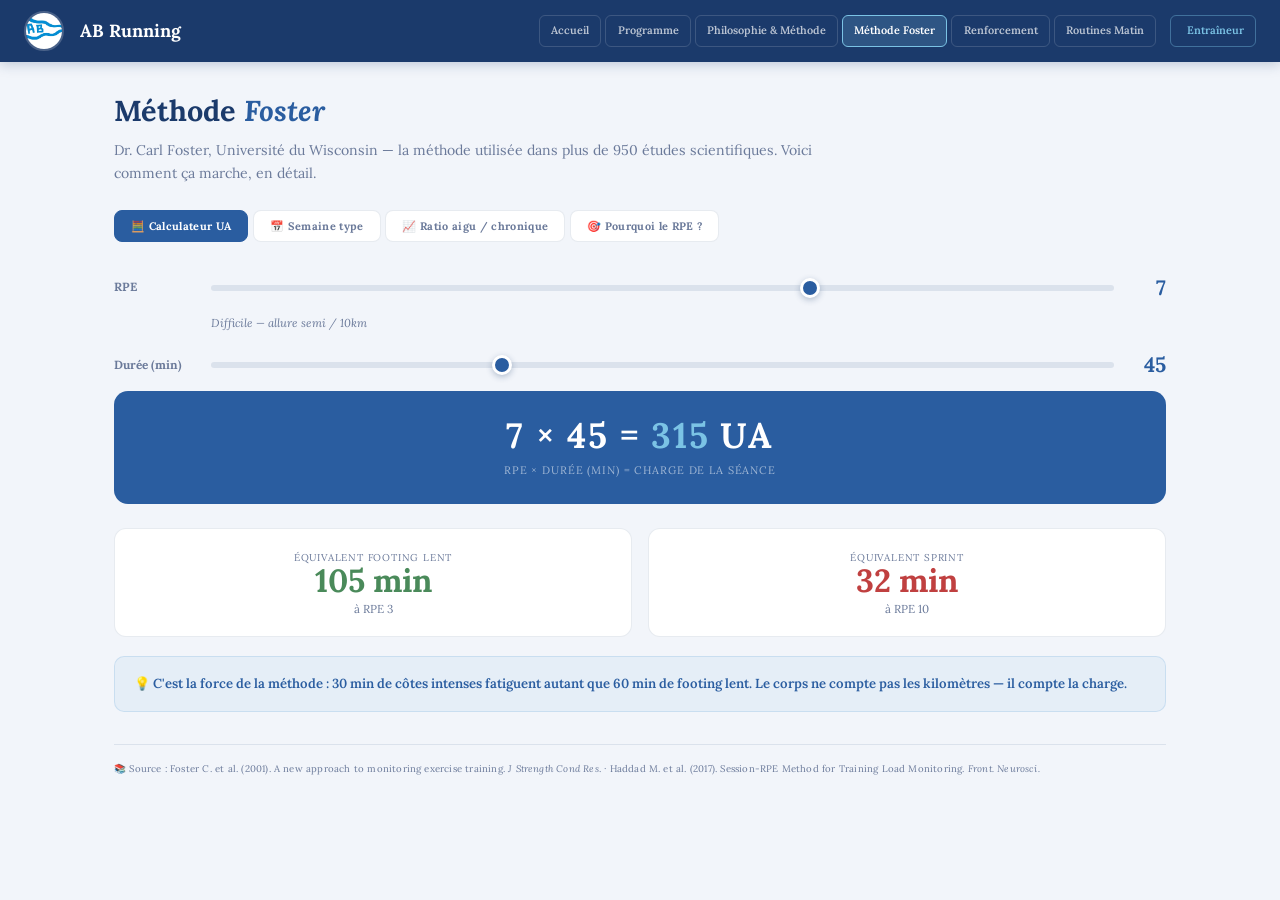
<file: foster.html>
<!DOCTYPE html>
<html lang="fr">
<head>
<meta charset="UTF-8">
<meta name="viewport" content="width=device-width, initial-scale=1.0">
<title>AB Running — Méthode Foster</title>
<link rel="preconnect" href="https://fonts.googleapis.com">
<link href="https://fonts.googleapis.com/css2?family=Lora:ital,wght@0,400;0,500;0,600;0,700;0,800;1,400;1,600&display=swap" rel="stylesheet">
<link rel="stylesheet" href="style.css">
</head>
<body>

<header>
  <img src="logo_ab.avif" alt="AB" class="logo">
  <span class="site-name">AB Running</span>
  <nav>
    <a href="index.html">Accueil</a>
    <a href="programme.html">Programme</a>
    <a href="philosophie.html">Philosophie & Méthode</a>
    <a class="active" href="foster.html">Méthode Foster</a>
    <a href="renforcement.html">Renforcement</a>
    <a href="routines.html">Routines Matin</a>
    <a href="admin.html" class="nav-coach">Entraîneur</a>
  </nav>
</header>

<div class="page" id="foster">
    <div class="sec-title">Méthode <em>Foster</em></div>
  <p class="sec-intro">Dr. Carl Foster, Université du Wisconsin — la méthode utilisée dans plus de 950 études scientifiques. Voici comment ça marche, en détail.</p>

  <div class="foster-tabs">
    <button class="foster-tab active" onclick="fosterTab('calc',this)">🧮 Calculateur UA</button>
    <button class="foster-tab" onclick="fosterTab('week',this)">📅 Semaine type</button>
    <button class="foster-tab" onclick="fosterTab('acwr',this)">📈 Ratio aigu / chronique</button>
    <button class="foster-tab" onclick="fosterTab('why',this)">🎯 Pourquoi le RPE ?</button>
  </div>

  <!-- ═══ ONGLET 1 : CALCULATEUR ═══ -->
  <div class="foster-panel active" id="fp-calc">

    <div class="foster-slider-row">
      <span class="foster-slider-label">RPE</span>
      <input type="range" min="1" max="10" value="7" step="1" class="foster-slider" id="f-rpe-slider" oninput="fosterCalc()">
      <span class="foster-slider-val" id="f-rpe-v">7</span>
    </div>
    <div class="foster-zone-label" id="f-rpe-zone">Difficile — allure semi / 10km</div>

    <div class="foster-slider-row">
      <span class="foster-slider-label">Durée (min)</span>
      <input type="range" min="10" max="120" value="45" step="5" class="foster-slider" id="f-dur-slider" oninput="fosterCalc()">
      <span class="foster-slider-val" id="f-dur-v">45</span>
    </div>

    <div class="foster-formula">
      <div class="foster-formula-main"><span id="fc-rpe">7</span> × <span id="fc-dur">45</span> = <span class="foster-highlight" id="fc-ua">315</span> UA</div>
      <div class="foster-formula-sub">RPE × DURÉE (MIN) = CHARGE DE LA SÉANCE</div>
    </div>

    <div class="foster-equiv-grid">
      <div class="foster-equiv">
        <div class="foster-equiv-label">Équivalent footing lent</div>
        <div class="foster-equiv-val" id="fc-easy" style="color:var(--mousse)">105 min</div>
        <div class="foster-equiv-note">à RPE 3</div>
      </div>
      <div class="foster-equiv">
        <div class="foster-equiv-label">Équivalent sprint</div>
        <div class="foster-equiv-val" id="fc-hard" style="color:var(--rouge)">32 min</div>
        <div class="foster-equiv-note">à RPE 10</div>
      </div>
    </div>

    <div class="foster-insight">
      💡 C'est la force de la méthode : 30 min de côtes intenses fatiguent autant que 60 min de footing lent. Le corps ne compte pas les kilomètres — il compte la charge.
    </div>
  </div>

  <!-- ═══ ONGLET 2 : SEMAINE TYPE ═══ -->
  <div class="foster-panel" id="fp-week">

    <p style="font-size:.84rem;color:var(--muted);line-height:1.8;margin-bottom:1.2rem">
      Exemple d'une semaine d'entraînement avec deux séances, le mardi et le jeudi. Les jours de repos (UA = 0) font baisser la <strong style="color:var(--text)">monotonie</strong> — c'est voulu. Une monotonie trop haute (> 2.0) signifie que les séances se ressemblent trop : le corps ne récupère pas.
    </p>

    <div class="foster-week" style="margin-bottom:0">
      <span></span>
      <span class="foster-day-hdr">Lun</span>
      <span class="foster-day-hdr">Mar</span>
      <span class="foster-day-hdr">Mer</span>
      <span class="foster-day-hdr">Jeu</span>
      <span class="foster-day-hdr">Ven</span>
      <span class="foster-day-hdr">Sam</span>
      <span class="foster-day-hdr">Dim</span>
      <span></span>
    </div>
    <div id="f-week-display"></div>

    <div class="foster-metrics" id="f-week-metrics"></div>
    <div id="f-week-insight"></div>

    <div class="foster-preset-btns">
      <button class="foster-preset" onclick="fosterWeek('normal')">✅ Semaine normale</button>
      <button class="foster-preset" onclick="fosterWeek('decharge')">🟢 Décharge</button>
      <button class="foster-preset" onclick="fosterWeek('overload')">🔴 Surcharge (danger)</button>
    </div>

    <div class="foster-text-block">
      <div class="foster-text-title">📐 Les 3 indicateurs du coach</div>
      <div class="foster-text-body">
        <strong style="color:var(--blue)">Charge totale</strong> — la somme des UA de la semaine. Une progression de 10-15% max par semaine est visée, avec des semaines de décharge régulières.<br><br>
        <strong style="color:var(--blue)">Monotonie</strong> — mesure la variabilité des charges sur la semaine (moyenne ÷ écart-type). Une monotonie > 2.0 = danger : les séances sont trop similaires, le corps s'use sans récupérer. C'est pour ça qu'on alterne jours de repos et jours d'effort.<br><br>
        <strong style="color:var(--blue)">Strain</strong> — charge × monotonie. Le Strain reflète la contrainte réelle sur l'organisme. Les travaux de Foster ont montré que 89% des maladies et blessures chez les athlètes s'expliquent par un pic de Strain dans les 10 jours précédents.
      </div>
    </div>
  </div>

  <!-- ═══ ONGLET 3 : ACWR ═══ -->
  <div class="foster-panel" id="fp-acwr">

    <p style="font-size:.84rem;color:var(--muted);line-height:1.8;margin-bottom:1.2rem">
      Le <strong style="color:var(--text)">ratio aigu / chronique (ACWR)</strong> compare la charge de cette semaine à la moyenne des 4 dernières. C'est l'outil qui justifie les semaines de décharge et la règle des +15% max.
    </p>

    <div class="foster-slider-row">
      <span class="foster-slider-label">Cette semaine</span>
      <input type="range" min="200" max="1200" value="750" step="50" class="foster-slider" id="f-acute-slider" oninput="fosterACWR()">
      <span class="foster-slider-val" id="f-acute-v">750</span>
    </div>
    <div class="foster-slider-row">
      <span class="foster-slider-label">Moy. 4 sem.</span>
      <input type="range" min="200" max="1200" value="700" step="50" class="foster-slider" id="f-chronic-slider" oninput="fosterACWR()">
      <span class="foster-slider-val" id="f-chronic-v">700</span>
    </div>

    <div class="foster-formula">
      <div class="foster-formula-main">ACWR = <span id="fa-acute">750</span> ÷ <span id="fa-chronic">700</span> = <span class="foster-highlight" id="fa-ratio">1.07</span></div>
      <div class="foster-formula-sub">CHARGE SEMAINE ÷ MOYENNE 4 SEMAINES</div>
    </div>

    <div style="position:relative">
      <div class="foster-acwr-bar">
        <div class="foster-acwr-zone" style="left:0;width:25%;background:rgba(122,174,224,.25)"></div>
        <div class="foster-acwr-zone" style="left:25%;width:31%;background:rgba(74,138,90,.2)"></div>
        <div class="foster-acwr-zone" style="left:56%;width:13%;background:rgba(212,137,58,.2)"></div>
        <div class="foster-acwr-zone" style="left:69%;width:31%;background:rgba(192,64,64,.2)"></div>
        <div class="foster-acwr-marker" id="f-acwr-marker" style="left:42%"></div>
      </div>
      <div class="foster-acwr-labels">
        <span>0.4</span><span>0.8</span><span>1.0</span><span>1.3</span><span>1.5</span><span>2.0</span>
      </div>
    </div>

    <div id="f-acwr-insight" class="foster-insight success" style="margin-top:1rem">
      ✅ Zone optimale : progression maîtrisée, risque de blessure faible.
    </div>

    <div class="foster-text-block">
      <div class="foster-text-title">🔑 Comment lire le ratio</div>
      <div class="foster-text-body">
        <strong style="color:var(--light)">< 0.8</strong> — Désentraînement. Vous en faites moins que d'habitude. Risque de perte de condition physique.<br>
        <strong style="color:var(--mousse)">0.8 – 1.3</strong> — Zone optimale. Le corps s'adapte, vous progressez en sécurité.<br>
        <strong style="color:#b56a10">1.3 – 1.5</strong> — Attention. L'augmentation est rapide. On surveille les signaux de fatigue.<br>
        <strong style="color:var(--rouge)">1.5+</strong> — Danger. Pic de charge brutal. Risque de blessure multiplié. C'est exactement ce qu'on évite avec les semaines de décharge.
      </div>
    </div>
  </div>

  <!-- ═══ ONGLET 4 : POURQUOI LE RPE ═══ -->
  <div class="foster-panel" id="fp-why">

    <p style="font-size:.84rem;color:var(--muted);line-height:1.8;margin-bottom:1.2rem">
      Pourquoi on ne sépare pas le groupe par la vitesse — et pourquoi le ressenti est le meilleur outil pour <strong style="color:var(--text)">tous les niveaux</strong>.
    </p>

    <div style="margin-bottom:1.5rem">
      <div class="foster-rpe-zone"><div class="foster-rpe-dot" style="background:#4a8a5a"></div><div class="foster-rpe-num">1-2</div><div class="foster-rpe-desc"><strong style="color:var(--text)">Très facile</strong> — Récupération active. "Je pourrais faire ça toute la journée."</div></div>
      <div class="foster-rpe-zone"><div class="foster-rpe-dot" style="background:#5dca85"></div><div class="foster-rpe-num">3-4</div><div class="foster-rpe-desc"><strong style="color:var(--text)">Facile</strong> — Endurance fondamentale. Conversation totalement fluide.</div></div>
      <div class="foster-rpe-zone"><div class="foster-rpe-dot" style="background:#efac27"></div><div class="foster-rpe-num">5-6</div><div class="foster-rpe-desc"><strong style="color:var(--text)">Modéré</strong> — Allure marathon. On travaille mais on gère.</div></div>
      <div class="foster-rpe-zone"><div class="foster-rpe-dot" style="background:#e07030"></div><div class="foster-rpe-num">7-8</div><div class="foster-rpe-desc"><strong style="color:var(--text)">Difficile</strong> — Allure semi / 10km. La parole est brève.</div></div>
      <div class="foster-rpe-zone"><div class="foster-rpe-dot" style="background:#c03030"></div><div class="foster-rpe-num">9-10</div><div class="foster-rpe-desc"><strong style="color:var(--text)">Très difficile</strong> — Allure 5km / sprint. On ne tient plus longtemps.</div></div>
    </div>

    <div class="foster-vs">
      <div class="foster-vs-card">
        <div class="foster-vs-speed">10 km/h</div>
        <div class="foster-vs-rpe">RPE 7/10</div>
        <div class="foster-vs-who">Coureur débutant</div>
      </div>
      <div class="foster-vs-card">
        <div class="foster-vs-speed">16 km/h</div>
        <div class="foster-vs-rpe">RPE 7/10</div>
        <div class="foster-vs-who">Coureur confirmé</div>
      </div>
    </div>

    <div class="foster-insight">
      🤝 Même effort perçu, même zone de travail, même séance. Le RPE réunit le groupe par l'intensité ressentie, pas par la vitesse. C'est ça, courir au feeling.
    </div>

    <div class="foster-text-block">
      <div class="foster-text-title">⏱ Le moment clé : 30 minutes après</div>
      <div class="foster-text-body">
        Le RPE se donne <strong style="color:var(--text)">30 minutes après la fin de la séance</strong>. Pourquoi ? Juste après l'effort, on surestime souvent à cause de la fatigue du dernier exercice. À 30 minutes, le corps a eu le temps d'intégrer la séance dans sa globalité — c'est la note la plus fiable. C'est le protocole exact validé par la recherche.
      </div>
    </div>

    <div class="foster-text-block">
      <div class="foster-text-title">🧠 Ce que le RPE capte et que la montre ne voit pas</div>
      <div class="foster-text-body">
        Stress au travail, manque de sommeil, cycle hormonal, chaleur, altitude, alimentation — <strong style="color:var(--text)">tout cela influence votre capacité du jour</strong>. Votre montre GPS et votre cardio ne le savent pas. Votre corps, oui.<br><br>
        Le RPE est le seul indicateur qui intègre <strong style="color:var(--text)">tous ces facteurs en un seul chiffre</strong>. C'est pour ça qu'il est utilisé par les équipes professionnelles dans tous les sports — du football aux sports de combat, en passant par l'athlétisme.
      </div>
    </div>

    <div class="foster-text-block">
      <div class="foster-text-title">🔬 Validé par la science</div>
      <div class="foster-text-body">
        La méthode session-RPE a été proposée par le Dr. Carl Foster de l'Université du Wisconsin-La Crosse en 2001. Depuis, plus de 950 études l'ont citée et 36 ont validé sa fiabilité — chez les hommes et les femmes, chez les enfants, les adolescents et les adultes, à tous les niveaux de pratique. Elle peut être utilisée seule pour surveiller la charge d'entraînement.
      </div>
    </div>
  </div>

  <div class="foster-source">
    📚 Source : Foster C. et al. (2001). A new approach to monitoring exercise training. <em>J Strength Cond Res</em>. · Haddad M. et al. (2017). Session-RPE Method for Training Load Monitoring. <em>Front. Neurosci.</em>
  </div>
</div>

<script src="data.js"></script>
<script src="main.js"></script>
</body>
</html>
</file>
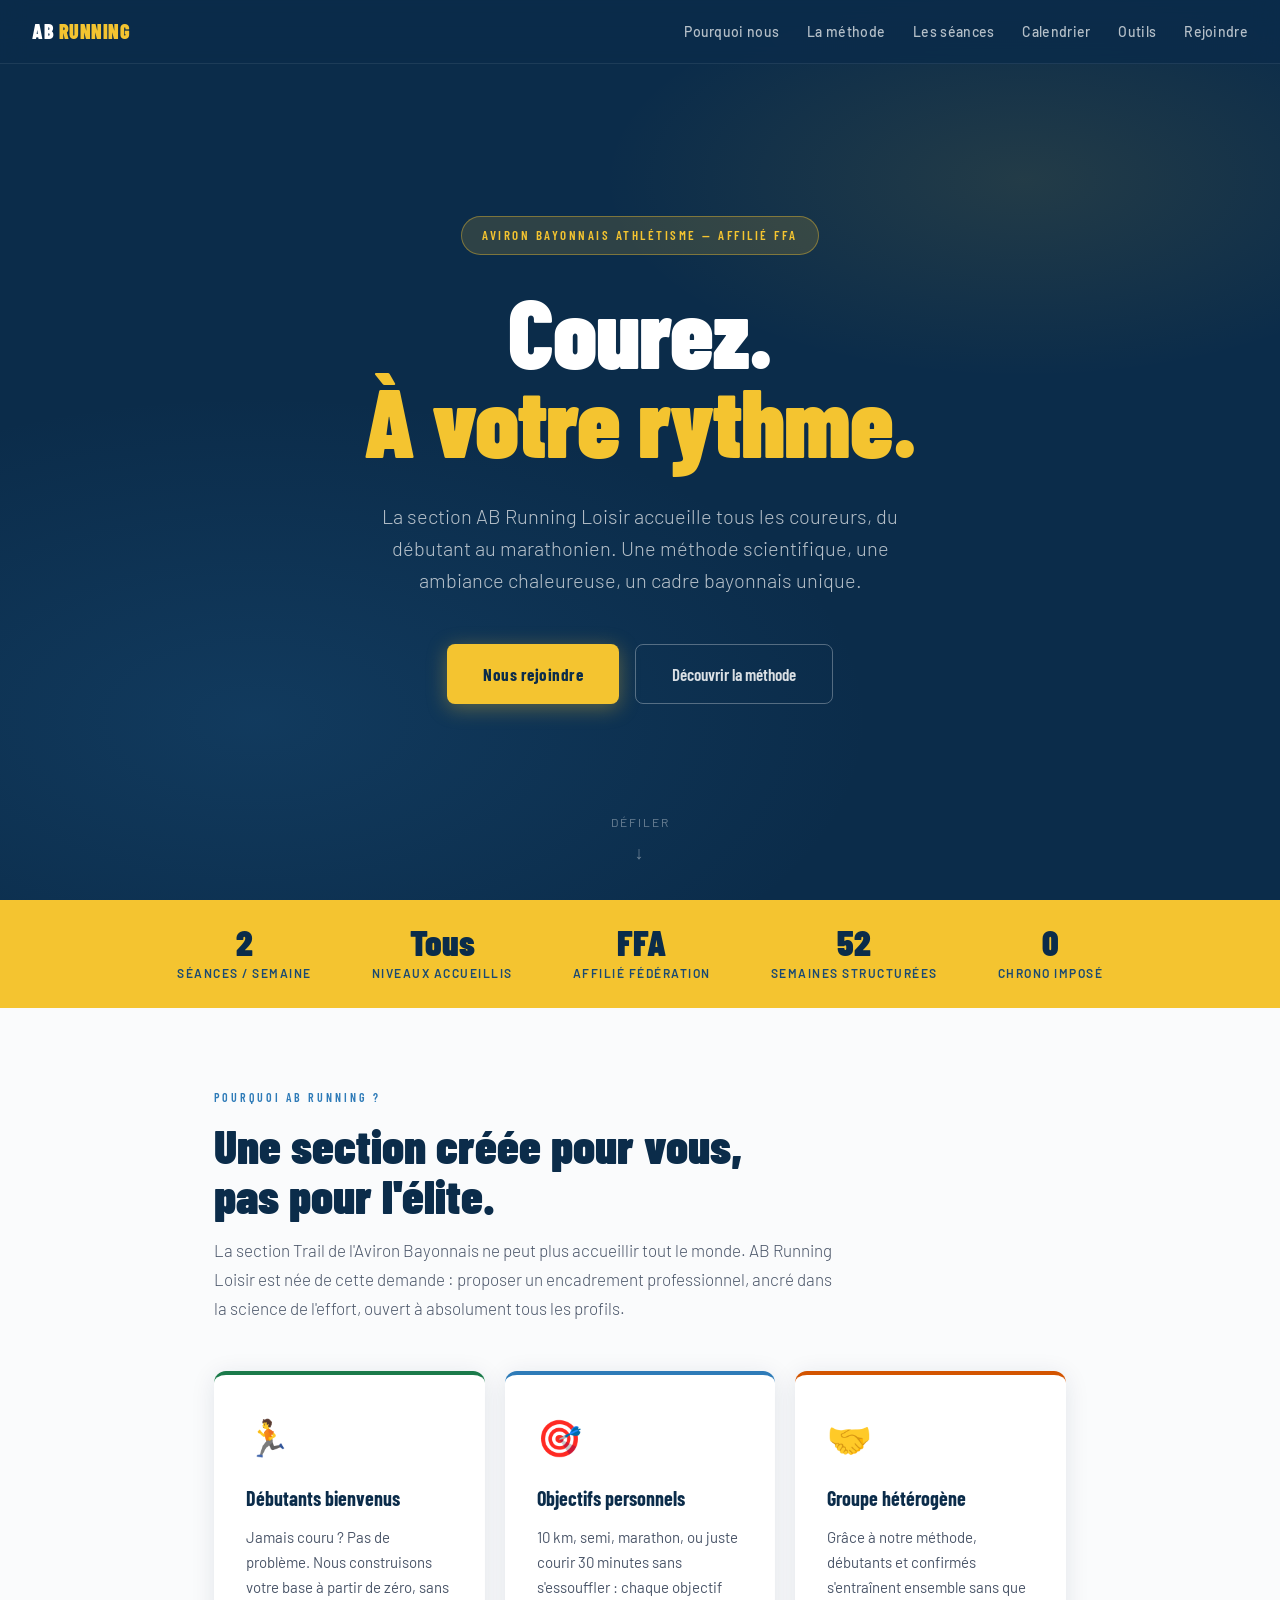
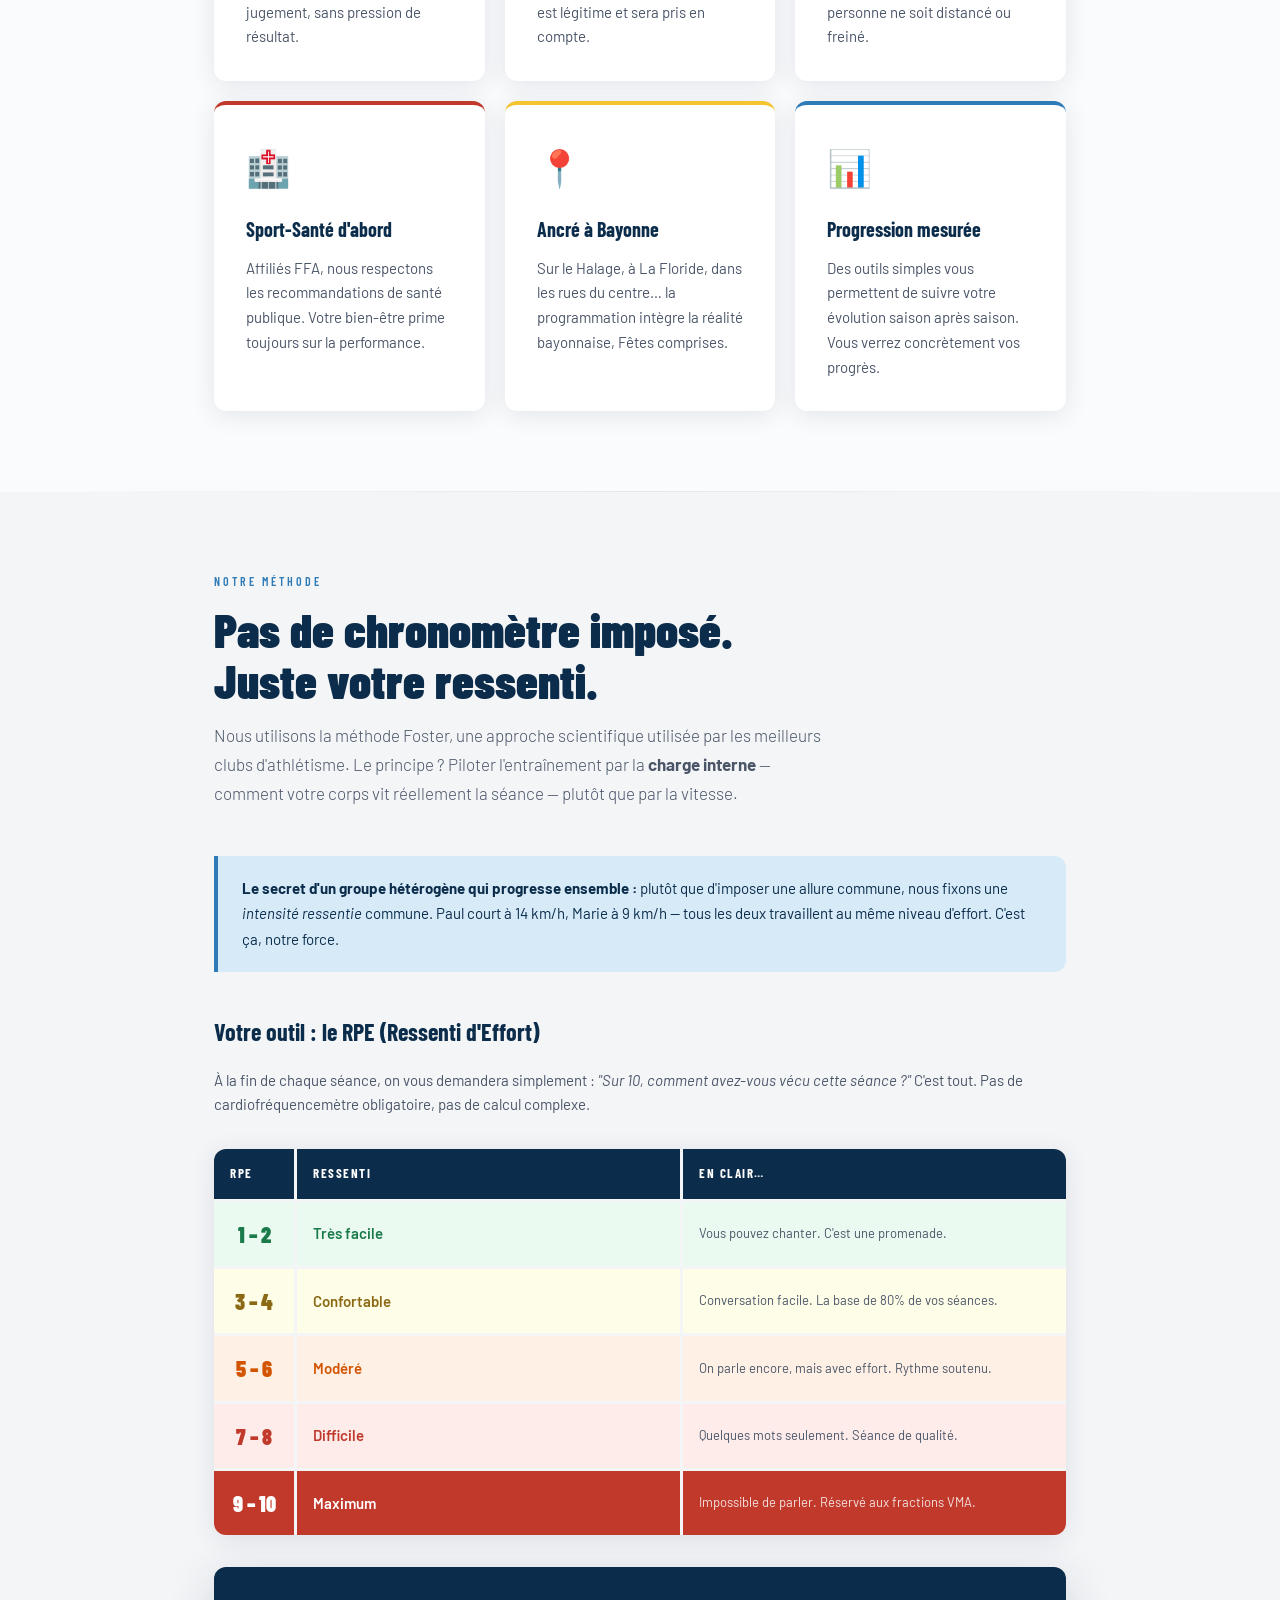
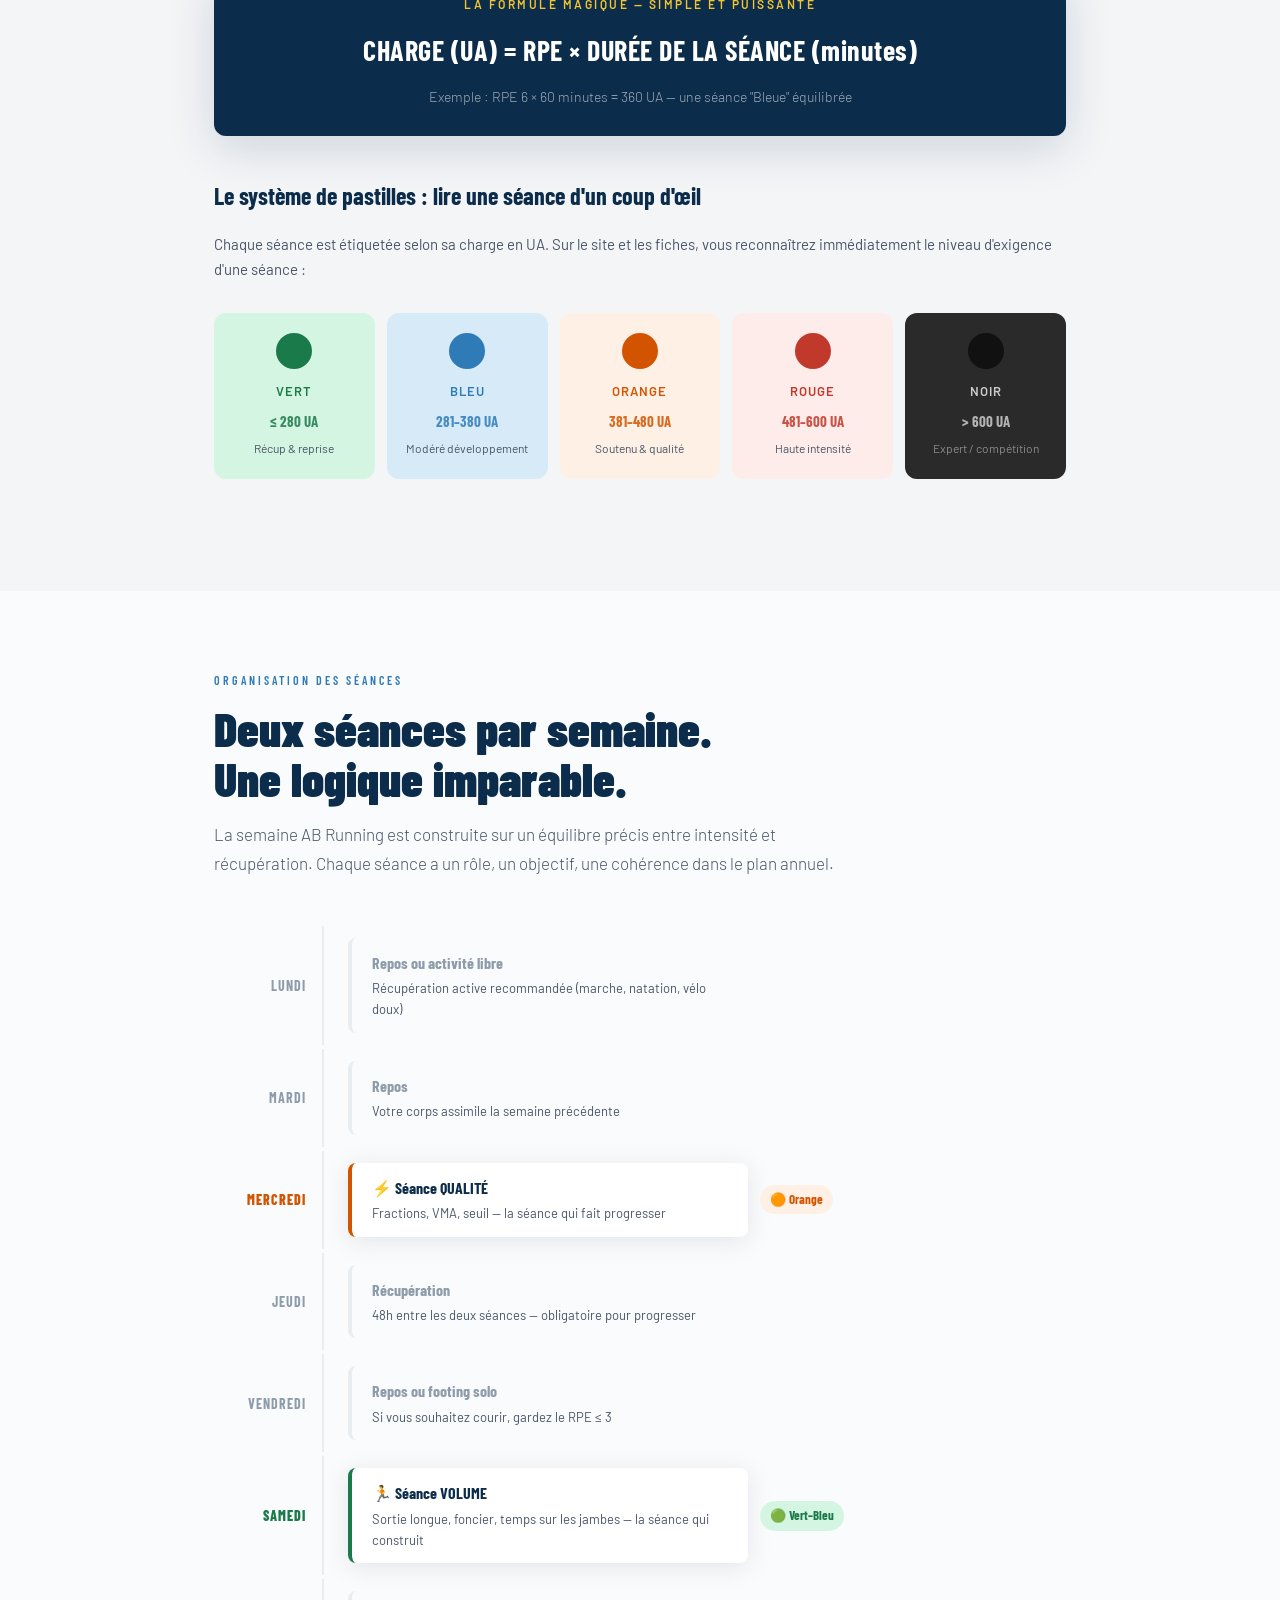
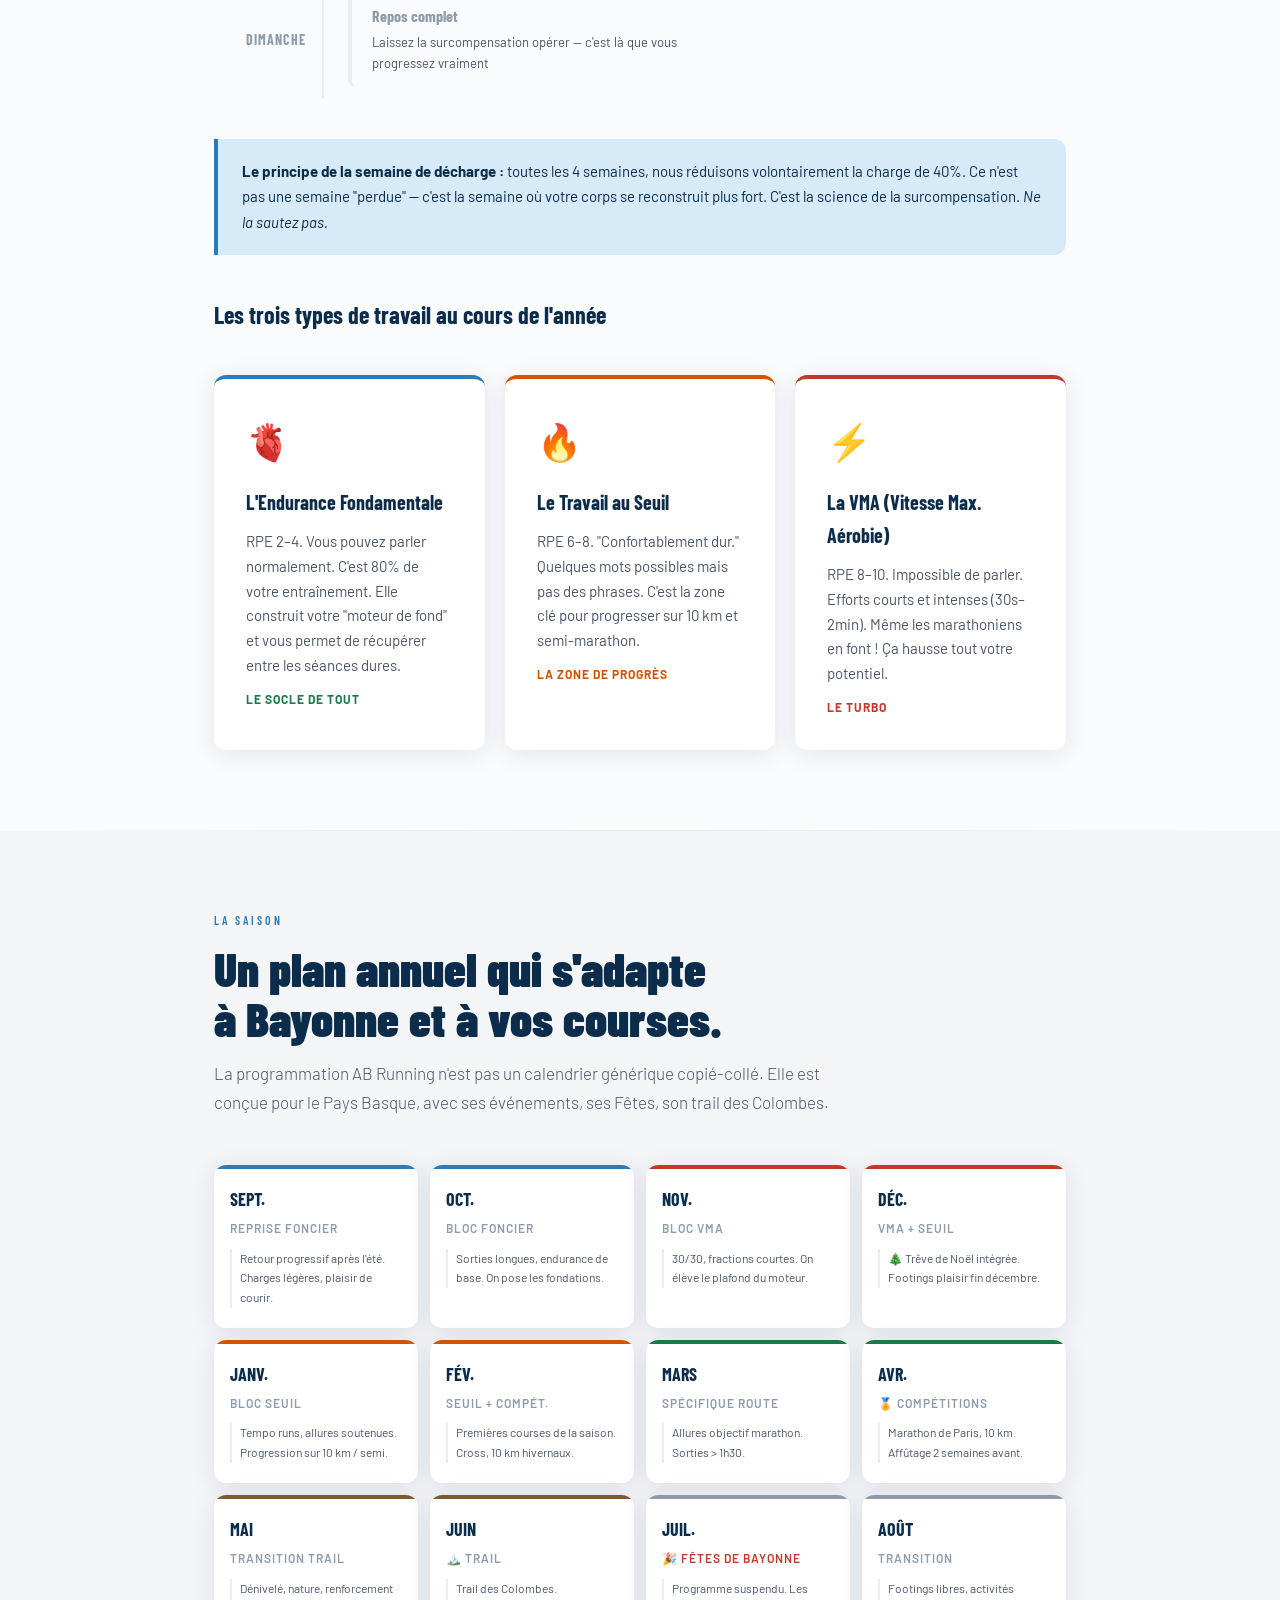
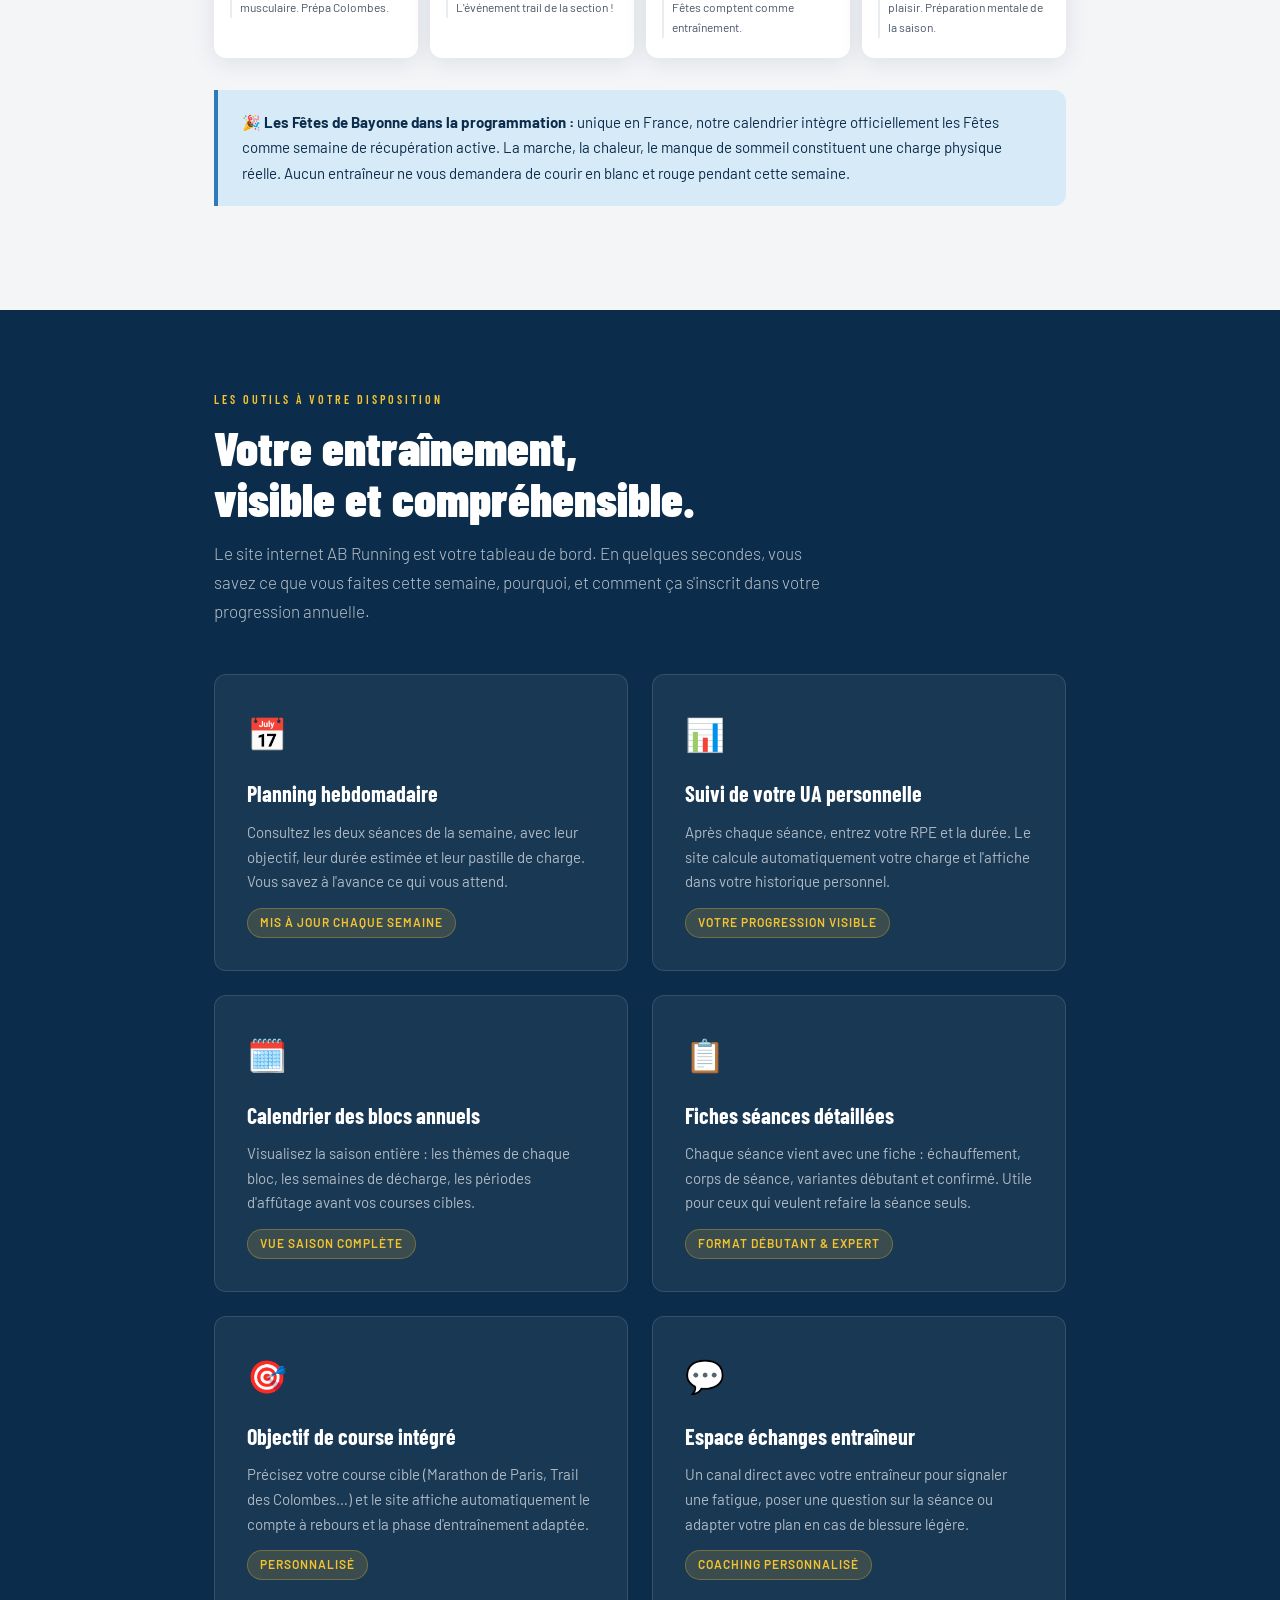
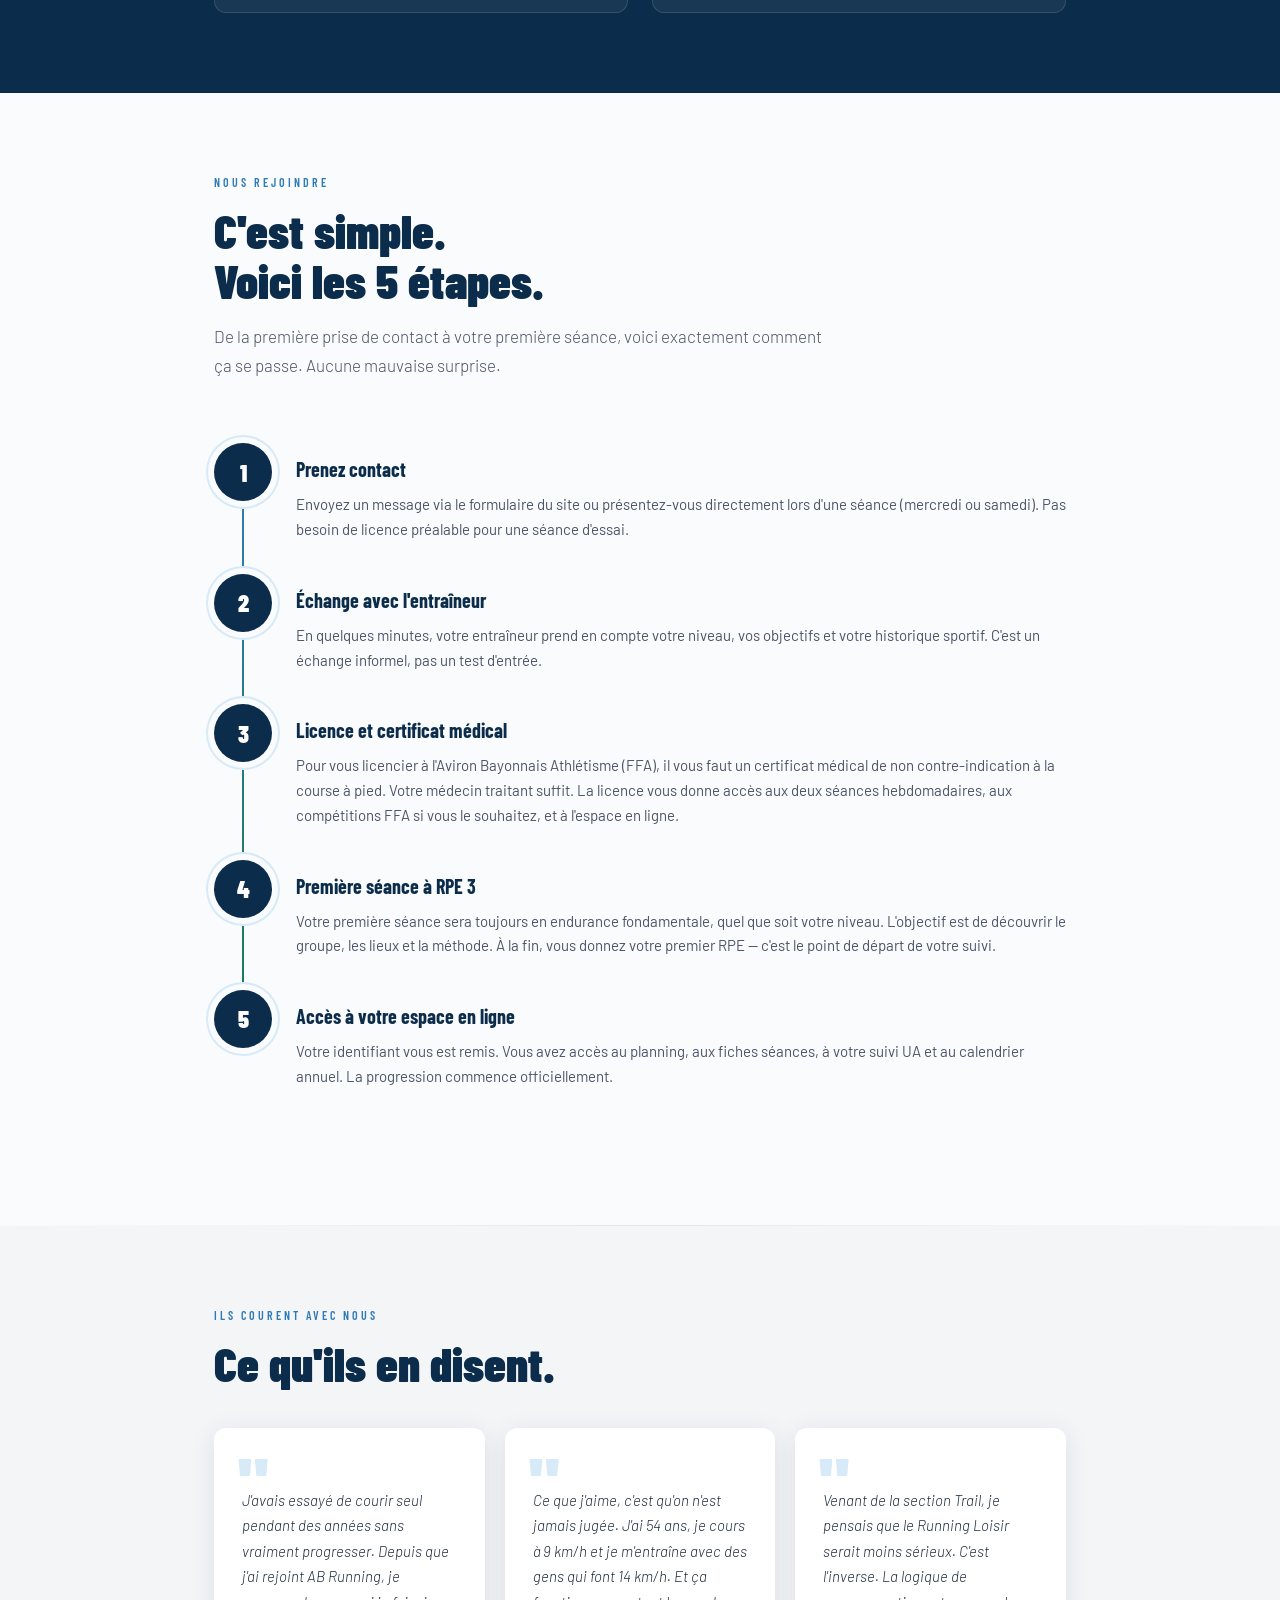
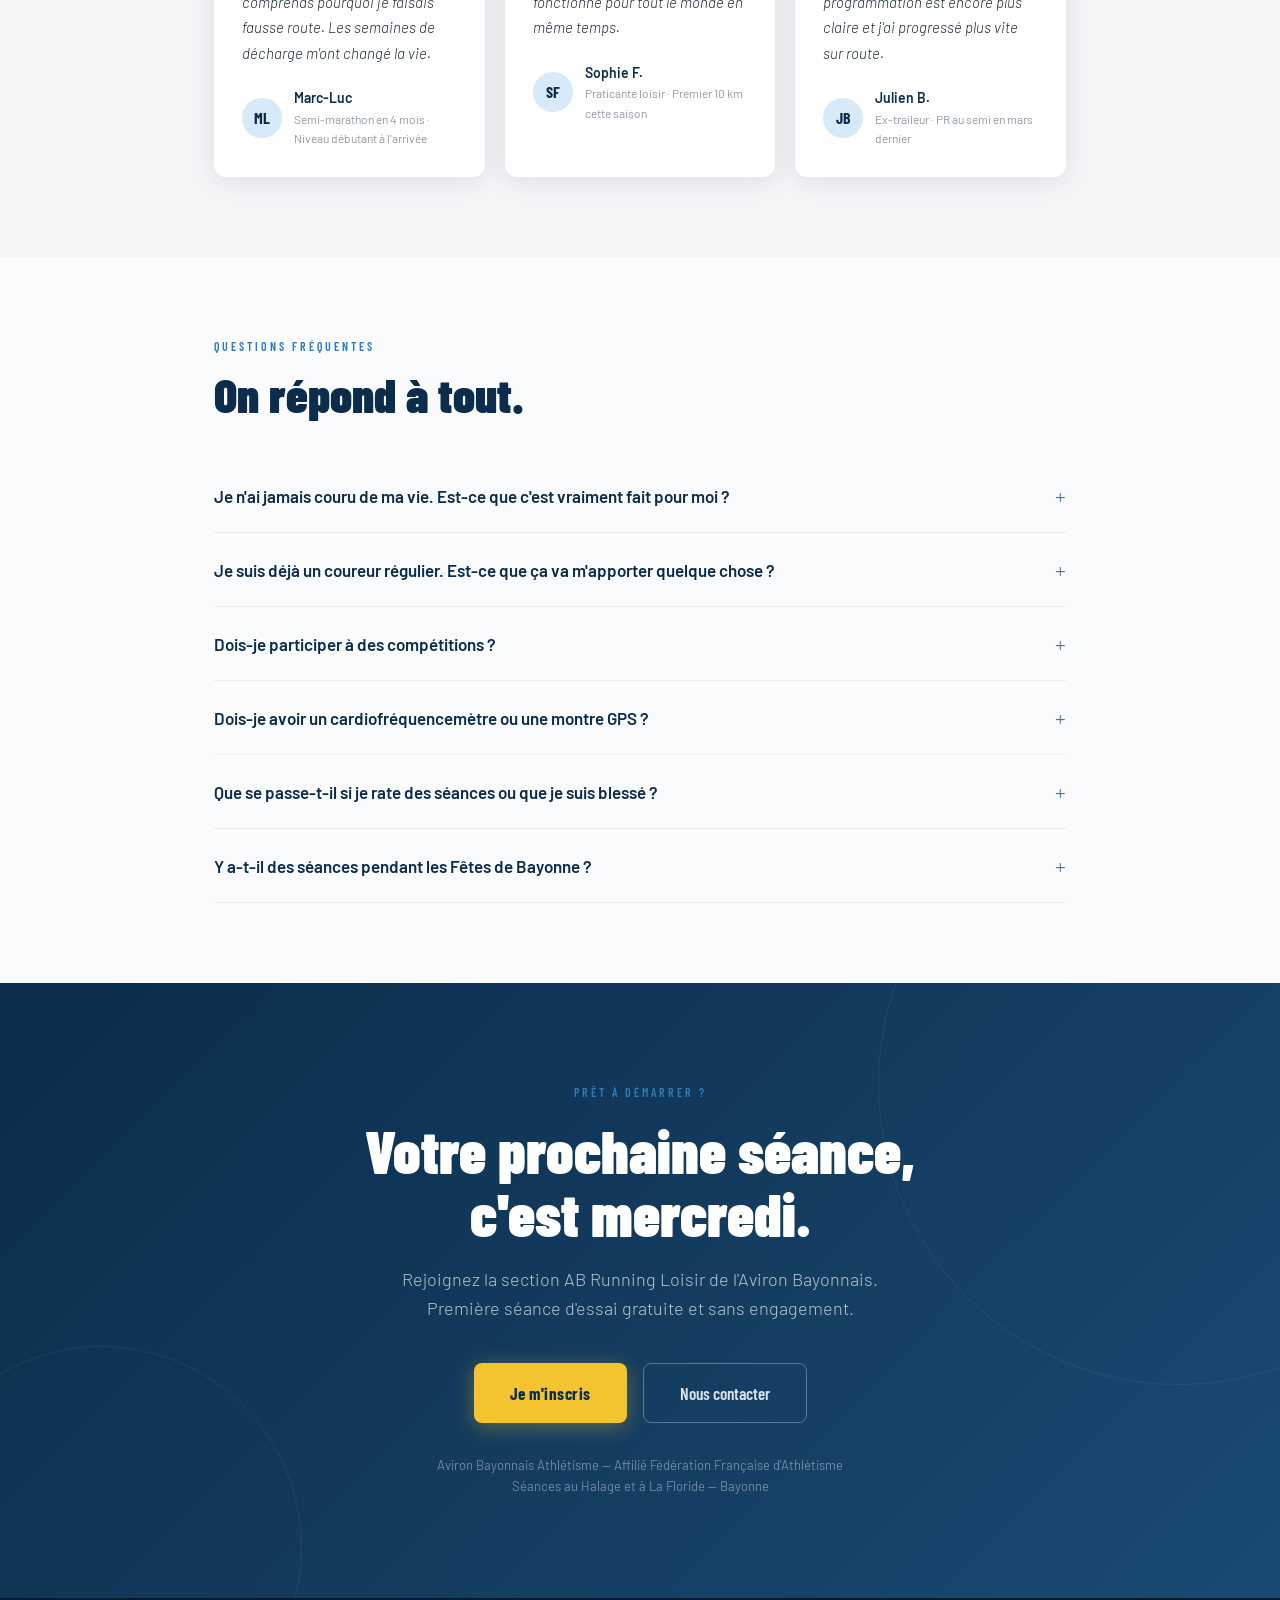
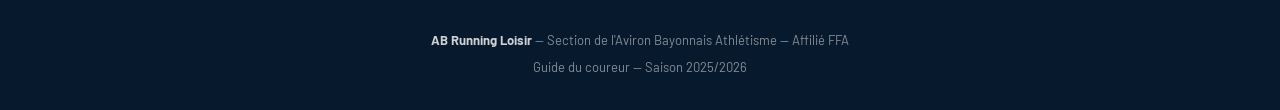
<file: Guide_Licencies_AB_Running.html>
<!DOCTYPE html>
<html lang="fr">
<head>
<meta charset="UTF-8">
<meta name="viewport" content="width=device-width, initial-scale=1.0">
<title>AB Running Loisir — Guide du Coureur</title>
<link href="https://fonts.googleapis.com/css2?family=Barlow+Condensed:wght@400;600;700;900&family=Barlow:ital,wght@0,300;0,400;0,500;0,600;1,300;1,400&display=swap" rel="stylesheet">
<style>
  :root {
    --bleu: #0B2C4A;
    --bleu-mid: #1A4A72;
    --bleu-light: #2E7BB8;
    --bleu-pale: #D6EAF8;
    --rouge: #C0392B;
    --rouge-pale: #FDECEA;
    --vert: #1B7A4A;
    --vert-pale: #D5F5E3;
    --orange: #D35400;
    --orange-pale: #FEF0E5;
    --jaune: #F4C430;
    --gris: #F4F5F7;
    --gris-mid: #8D9BAA;
    --blanc: #FFFFFF;
    --text: #1C2B3A;
    --text-light: #4A5568;
    --radius: 12px;
    --shadow: 0 4px 24px rgba(11,44,74,0.10);
    --shadow-lg: 0 12px 48px rgba(11,44,74,0.16);
  }

  * { margin: 0; padding: 0; box-sizing: border-box; }

  html { scroll-behavior: smooth; }

  body {
    font-family: 'Barlow', sans-serif;
    font-weight: 400;
    color: var(--text);
    background: #FAFBFC;
    line-height: 1.65;
  }

  /* ── HERO ─────────────────────────────────────── */
  .hero {
    background: var(--bleu);
    min-height: 100vh;
    display: flex;
    flex-direction: column;
    justify-content: center;
    align-items: center;
    text-align: center;
    padding: 80px 24px 60px;
    position: relative;
    overflow: hidden;
  }

  .hero::before {
    content: '';
    position: absolute;
    inset: 0;
    background:
      radial-gradient(ellipse 80% 60% at 20% 80%, rgba(46,123,184,0.18) 0%, transparent 60%),
      radial-gradient(ellipse 60% 40% at 80% 20%, rgba(244,196,48,0.10) 0%, transparent 55%);
  }

  .hero-badge {
    display: inline-block;
    background: rgba(244,196,48,0.15);
    border: 1px solid rgba(244,196,48,0.40);
    color: var(--jaune);
    font-family: 'Barlow Condensed', sans-serif;
    font-weight: 600;
    font-size: 13px;
    letter-spacing: 2.5px;
    text-transform: uppercase;
    padding: 8px 20px;
    border-radius: 40px;
    margin-bottom: 32px;
    position: relative;
    animation: fadeUp 0.6s ease both;
  }

  .hero-title {
    font-family: 'Barlow Condensed', sans-serif;
    font-weight: 900;
    font-size: clamp(52px, 10vw, 96px);
    line-height: 0.92;
    color: var(--blanc);
    letter-spacing: -1px;
    margin-bottom: 12px;
    position: relative;
    animation: fadeUp 0.7s ease 0.1s both;
  }

  .hero-title span {
    color: var(--jaune);
    display: block;
  }

  .hero-sub {
    font-size: 20px;
    font-weight: 300;
    color: rgba(255,255,255,0.70);
    max-width: 560px;
    margin: 24px auto 48px;
    position: relative;
    animation: fadeUp 0.8s ease 0.2s both;
    line-height: 1.6;
  }

  .hero-cta {
    display: flex;
    gap: 16px;
    flex-wrap: wrap;
    justify-content: center;
    position: relative;
    animation: fadeUp 0.9s ease 0.3s both;
  }

  .btn-primary {
    background: var(--jaune);
    color: var(--bleu);
    font-family: 'Barlow Condensed', sans-serif;
    font-weight: 700;
    font-size: 17px;
    letter-spacing: 0.5px;
    padding: 16px 36px;
    border-radius: 8px;
    text-decoration: none;
    border: none;
    cursor: pointer;
    transition: transform 0.2s, box-shadow 0.2s;
    box-shadow: 0 4px 20px rgba(244,196,48,0.35);
  }

  .btn-primary:hover {
    transform: translateY(-2px);
    box-shadow: 0 8px 30px rgba(244,196,48,0.45);
  }

  .btn-secondary {
    background: transparent;
    color: rgba(255,255,255,0.85);
    font-family: 'Barlow Condensed', sans-serif;
    font-weight: 600;
    font-size: 17px;
    padding: 15px 36px;
    border-radius: 8px;
    text-decoration: none;
    border: 1.5px solid rgba(255,255,255,0.30);
    cursor: pointer;
    transition: all 0.2s;
  }

  .btn-secondary:hover {
    border-color: rgba(255,255,255,0.70);
    color: #fff;
  }

  .hero-scroll {
    position: absolute;
    bottom: 32px;
    left: 50%;
    transform: translateX(-50%);
    color: rgba(255,255,255,0.40);
    font-size: 12px;
    letter-spacing: 2px;
    text-transform: uppercase;
    animation: bounce 2s infinite;
  }

  .hero-scroll::after {
    content: '↓';
    display: block;
    font-size: 18px;
    margin-top: 6px;
    text-align: center;
  }

  /* ── STATS BAR ────────────────────────────────── */
  .stats-bar {
    background: var(--jaune);
    padding: 24px 40px;
    display: flex;
    justify-content: center;
    gap: 60px;
    flex-wrap: wrap;
  }

  .stat-item {
    text-align: center;
  }

  .stat-num {
    font-family: 'Barlow Condensed', sans-serif;
    font-weight: 900;
    font-size: 36px;
    color: var(--bleu);
    line-height: 1;
  }

  .stat-label {
    font-size: 12px;
    font-weight: 600;
    letter-spacing: 1.5px;
    text-transform: uppercase;
    color: var(--bleu-mid);
    margin-top: 4px;
  }

  /* ── LAYOUT ───────────────────────────────────── */
  .container {
    max-width: 900px;
    margin: 0 auto;
    padding: 0 24px;
  }

  .section {
    padding: 80px 0;
  }

  .section-alt {
    background: var(--gris);
  }

  .section-dark {
    background: var(--bleu);
    color: var(--blanc);
  }

  /* ── SECTION HEADERS ──────────────────────────── */
  .section-eyebrow {
    font-family: 'Barlow Condensed', sans-serif;
    font-weight: 600;
    font-size: 12px;
    letter-spacing: 3px;
    text-transform: uppercase;
    color: var(--bleu-light);
    margin-bottom: 12px;
  }

  .section-dark .section-eyebrow {
    color: var(--jaune);
  }

  .section-title {
    font-family: 'Barlow Condensed', sans-serif;
    font-weight: 900;
    font-size: clamp(32px, 5vw, 48px);
    line-height: 1.05;
    color: var(--bleu);
    margin-bottom: 16px;
  }

  .section-dark .section-title {
    color: var(--blanc);
  }

  .section-intro {
    font-size: 17px;
    font-weight: 300;
    color: var(--text-light);
    max-width: 620px;
    line-height: 1.7;
    margin-bottom: 48px;
  }

  .section-dark .section-intro {
    color: rgba(255,255,255,0.70);
  }

  /* ── CARDS ────────────────────────────────────── */
  .cards-grid {
    display: grid;
    grid-template-columns: repeat(auto-fit, minmax(260px, 1fr));
    gap: 20px;
    margin-top: 40px;
  }

  .card {
    background: var(--blanc);
    border-radius: var(--radius);
    padding: 32px;
    box-shadow: var(--shadow);
    border-top: 4px solid var(--bleu-light);
    transition: transform 0.2s, box-shadow 0.2s;
  }

  .card:hover {
    transform: translateY(-4px);
    box-shadow: var(--shadow-lg);
  }

  .card-icon {
    font-size: 36px;
    margin-bottom: 16px;
    display: block;
  }

  .card-title {
    font-family: 'Barlow Condensed', sans-serif;
    font-weight: 700;
    font-size: 20px;
    color: var(--bleu);
    margin-bottom: 10px;
  }

  .card-text {
    font-size: 15px;
    color: var(--text-light);
    line-height: 1.65;
  }

  .card-vert { border-top-color: var(--vert); }
  .card-orange { border-top-color: var(--orange); }
  .card-rouge { border-top-color: var(--rouge); }
  .card-jaune { border-top-color: var(--jaune); }

  /* ── RPE TABLE ────────────────────────────────── */
  .rpe-grid {
    display: grid;
    grid-template-columns: 80px 1fr 1fr;
    gap: 3px;
    margin: 32px 0;
    border-radius: var(--radius);
    overflow: hidden;
    box-shadow: var(--shadow);
  }

  .rpe-header {
    font-family: 'Barlow Condensed', sans-serif;
    font-weight: 700;
    font-size: 13px;
    letter-spacing: 1.5px;
    text-transform: uppercase;
    background: var(--bleu);
    color: var(--blanc);
    padding: 14px 16px;
  }

  .rpe-row {
    display: contents;
  }

  .rpe-cell {
    padding: 14px 16px;
    font-size: 14px;
    background: var(--blanc);
    display: flex;
    align-items: center;
  }

  .rpe-num {
    font-family: 'Barlow Condensed', sans-serif;
    font-weight: 900;
    font-size: 22px;
    justify-content: center;
  }

  .rpe-name {
    font-weight: 600;
    font-size: 15px;
  }

  .bg-vert-pale { background: #EAFAF1; }
  .bg-jaune-pale { background: #FEFDE7; }
  .bg-orange-pale { background: #FEF0E5; }
  .bg-rouge-pale { background: #FDECEA; }
  .bg-rouge { background: var(--rouge); color: #fff; }

  /* ── PASTILLES ────────────────────────────────── */
  .pastille-row {
    display: flex;
    gap: 12px;
    margin: 32px 0;
    flex-wrap: wrap;
  }

  .pastille-card {
    flex: 1;
    min-width: 140px;
    border-radius: var(--radius);
    padding: 20px 16px;
    text-align: center;
  }

  .pastille-dot {
    width: 36px;
    height: 36px;
    border-radius: 50%;
    margin: 0 auto 12px;
  }

  .pastille-ua {
    font-family: 'Barlow Condensed', sans-serif;
    font-weight: 700;
    font-size: 15px;
    margin-top: 6px;
    opacity: 0.85;
  }

  .pastille-label {
    font-weight: 600;
    font-size: 13px;
    text-transform: uppercase;
    letter-spacing: 1px;
  }

  /* ── SEMAINE TYPE ──────────────────────────────── */
  .week-timeline {
    margin: 40px 0;
  }

  .week-day {
    display: grid;
    grid-template-columns: 110px 1fr;
    gap: 0;
    margin-bottom: 4px;
  }

  .week-day-label {
    font-family: 'Barlow Condensed', sans-serif;
    font-weight: 700;
    font-size: 14px;
    letter-spacing: 1px;
    text-transform: uppercase;
    color: var(--gris-mid);
    padding: 18px 0;
    padding-right: 16px;
    border-right: 2px solid #E8EDF2;
    display: flex;
    align-items: center;
    justify-content: flex-end;
  }

  .week-day-content {
    padding: 12px 0 12px 24px;
    display: flex;
    align-items: center;
    gap: 12px;
  }

  .week-session {
    background: var(--blanc);
    border-radius: 8px;
    padding: 12px 20px;
    box-shadow: var(--shadow);
    flex: 1;
    max-width: 400px;
    border-left: 4px solid var(--bleu-light);
  }

  .week-session.session-quality { border-left-color: var(--orange); }
  .week-session.session-long { border-left-color: var(--vert); }
  .week-session.session-rest { border-left-color: #E8EDF2; background: #FAFBFC; box-shadow: none; }

  .session-name {
    font-family: 'Barlow Condensed', sans-serif;
    font-weight: 700;
    font-size: 16px;
    color: var(--bleu);
  }

  .session-rest .session-name { color: var(--gris-mid); }

  .session-desc {
    font-size: 13px;
    color: var(--text-light);
    margin-top: 2px;
  }

  .session-ua {
    font-family: 'Barlow Condensed', sans-serif;
    font-weight: 700;
    font-size: 13px;
    padding: 4px 10px;
    border-radius: 20px;
    white-space: nowrap;
  }

  /* ── CALENDRIER ───────────────────────────────── */
  .cal-grid {
    display: grid;
    grid-template-columns: repeat(4, 1fr);
    gap: 12px;
    margin-top: 32px;
  }

  .cal-month {
    background: var(--blanc);
    border-radius: var(--radius);
    padding: 20px 16px;
    box-shadow: var(--shadow);
    position: relative;
    overflow: hidden;
  }

  .cal-month::before {
    content: '';
    position: absolute;
    top: 0; left: 0; right: 0;
    height: 4px;
    background: var(--bleu-light);
  }

  .cal-month.phase-foncier::before { background: #2E7BB8; }
  .cal-month.phase-vma::before { background: var(--rouge); }
  .cal-month.phase-seuil::before { background: var(--orange); }
  .cal-month.phase-comp::before { background: var(--vert); }
  .cal-month.phase-trail::before { background: #7D5A2F; }
  .cal-month.phase-relache::before { background: var(--gris-mid); }

  .cal-month-name {
    font-family: 'Barlow Condensed', sans-serif;
    font-weight: 700;
    font-size: 18px;
    color: var(--bleu);
    text-transform: uppercase;
  }

  .cal-phase {
    font-size: 12px;
    font-weight: 600;
    color: var(--gris-mid);
    text-transform: uppercase;
    letter-spacing: 1px;
    margin-top: 4px;
  }

  .cal-event {
    margin-top: 10px;
    font-size: 12px;
    color: var(--text-light);
    border-left: 2px solid #E8EDF2;
    padding-left: 8px;
  }

  /* ── OUTILS ───────────────────────────────────── */
  .outils-grid {
    display: grid;
    grid-template-columns: 1fr 1fr;
    gap: 24px;
    margin-top: 40px;
  }

  .outil-card {
    background: rgba(255,255,255,0.06);
    border: 1px solid rgba(255,255,255,0.12);
    border-radius: var(--radius);
    padding: 32px;
    transition: background 0.2s;
  }

  .outil-card:hover {
    background: rgba(255,255,255,0.10);
  }

  .outil-icon {
    font-size: 32px;
    margin-bottom: 16px;
  }

  .outil-title {
    font-family: 'Barlow Condensed', sans-serif;
    font-weight: 700;
    font-size: 22px;
    color: var(--blanc);
    margin-bottom: 8px;
  }

  .outil-text {
    font-size: 15px;
    color: rgba(255,255,255,0.65);
    line-height: 1.65;
  }

  .outil-tag {
    display: inline-block;
    margin-top: 14px;
    background: rgba(244,196,48,0.15);
    border: 1px solid rgba(244,196,48,0.30);
    color: var(--jaune);
    font-size: 12px;
    font-weight: 600;
    letter-spacing: 1px;
    text-transform: uppercase;
    padding: 4px 12px;
    border-radius: 20px;
  }

  /* ── FAQ / ACCORDION ──────────────────────────── */
  .faq-item {
    border-bottom: 1px solid #E8EDF2;
    overflow: hidden;
  }

  .faq-question {
    width: 100%;
    background: none;
    border: none;
    text-align: left;
    padding: 22px 0;
    cursor: pointer;
    display: flex;
    justify-content: space-between;
    align-items: center;
    font-family: 'Barlow', sans-serif;
    font-size: 17px;
    font-weight: 600;
    color: var(--bleu);
    gap: 16px;
  }

  .faq-question:hover { color: var(--bleu-light); }

  .faq-icon {
    font-family: 'Barlow Condensed', sans-serif;
    font-size: 24px;
    font-weight: 300;
    color: var(--bleu-light);
    flex-shrink: 0;
    transition: transform 0.3s;
  }

  .faq-answer {
    max-height: 0;
    overflow: hidden;
    transition: max-height 0.35s ease, padding 0.2s;
    padding: 0;
    font-size: 15px;
    color: var(--text-light);
    line-height: 1.7;
  }

  .faq-answer.open {
    max-height: 400px;
    padding-bottom: 22px;
  }

  .faq-icon.rotated { transform: rotate(45deg); }

  /* ── TÉMOIGNAGES ──────────────────────────────── */
  .temoignages-grid {
    display: grid;
    grid-template-columns: repeat(auto-fit, minmax(260px, 1fr));
    gap: 20px;
    margin-top: 40px;
  }

  .temoignage {
    background: var(--blanc);
    border-radius: var(--radius);
    padding: 28px;
    box-shadow: var(--shadow);
    position: relative;
  }

  .temoignage::before {
    content: '"';
    position: absolute;
    top: 16px;
    left: 24px;
    font-family: 'Barlow Condensed', sans-serif;
    font-size: 72px;
    font-weight: 900;
    color: var(--bleu-pale);
    line-height: 1;
  }

  .temoignage-text {
    font-size: 15px;
    font-weight: 300;
    font-style: italic;
    color: var(--text);
    line-height: 1.7;
    margin-top: 32px;
  }

  .temoignage-author {
    margin-top: 20px;
    display: flex;
    align-items: center;
    gap: 12px;
  }

  .author-avatar {
    width: 40px;
    height: 40px;
    border-radius: 50%;
    background: var(--bleu-pale);
    display: flex;
    align-items: center;
    justify-content: center;
    font-family: 'Barlow Condensed', sans-serif;
    font-weight: 700;
    font-size: 16px;
    color: var(--bleu);
    flex-shrink: 0;
  }

  .author-name {
    font-weight: 600;
    font-size: 14px;
    color: var(--bleu);
  }

  .author-desc {
    font-size: 12px;
    color: var(--gris-mid);
  }

  /* ── CTA FINAL ────────────────────────────────── */
  .cta-section {
    background: linear-gradient(135deg, var(--bleu) 0%, var(--bleu-mid) 100%);
    padding: 100px 24px;
    text-align: center;
    position: relative;
    overflow: hidden;
  }

  .cta-section::before {
    content: '';
    position: absolute;
    width: 600px;
    height: 600px;
    border: 1px solid rgba(255,255,255,0.06);
    border-radius: 50%;
    top: -200px;
    right: -200px;
  }

  .cta-section::after {
    content: '';
    position: absolute;
    width: 400px;
    height: 400px;
    border: 1px solid rgba(255,255,255,0.06);
    border-radius: 50%;
    bottom: -150px;
    left: -100px;
  }

  .cta-title {
    font-family: 'Barlow Condensed', sans-serif;
    font-weight: 900;
    font-size: clamp(36px, 6vw, 60px);
    color: var(--blanc);
    line-height: 1.05;
    margin-bottom: 20px;
    position: relative;
  }

  .cta-sub {
    font-size: 18px;
    font-weight: 300;
    color: rgba(255,255,255,0.70);
    max-width: 500px;
    margin: 0 auto 40px;
    line-height: 1.6;
  }

  /* ── HIGHLIGHT BOX ────────────────────────────── */
  .highlight {
    background: var(--bleu-pale);
    border-left: 4px solid var(--bleu-light);
    border-radius: 0 var(--radius) var(--radius) 0;
    padding: 20px 24px;
    margin: 24px 0;
    font-size: 15px;
    color: var(--bleu);
    line-height: 1.7;
  }

  .highlight strong { color: var(--bleu); font-weight: 700; }

  /* ── FORMULA BOX ──────────────────────────────── */
  .formula-box {
    background: var(--bleu);
    color: var(--blanc);
    border-radius: var(--radius);
    padding: 28px 36px;
    text-align: center;
    margin: 32px 0;
    box-shadow: var(--shadow-lg);
  }

  .formula-label {
    font-size: 12px;
    font-weight: 600;
    letter-spacing: 2.5px;
    text-transform: uppercase;
    color: var(--jaune);
    margin-bottom: 12px;
  }

  .formula-text {
    font-family: 'Barlow Condensed', sans-serif;
    font-weight: 700;
    font-size: 28px;
    color: var(--blanc);
    letter-spacing: 0.5px;
  }

  .formula-sub {
    margin-top: 12px;
    font-size: 14px;
    color: rgba(255,255,255,0.60);
    font-weight: 300;
  }

  /* ── NAV ──────────────────────────────────────── */
  nav {
    position: fixed;
    top: 0;
    left: 0;
    right: 0;
    z-index: 100;
    padding: 0 32px;
    height: 64px;
    display: flex;
    align-items: center;
    justify-content: space-between;
    background: rgba(11,44,74,0.92);
    backdrop-filter: blur(12px);
    -webkit-backdrop-filter: blur(12px);
    border-bottom: 1px solid rgba(255,255,255,0.08);
    transition: background 0.3s;
  }

  .nav-logo {
    font-family: 'Barlow Condensed', sans-serif;
    font-weight: 900;
    font-size: 20px;
    color: var(--blanc);
    letter-spacing: 0.5px;
  }

  .nav-logo span { color: var(--jaune); }

  .nav-links {
    display: flex;
    gap: 28px;
    list-style: none;
  }

  .nav-links a {
    font-size: 14px;
    font-weight: 500;
    color: rgba(255,255,255,0.70);
    text-decoration: none;
    letter-spacing: 0.3px;
    transition: color 0.2s;
  }

  .nav-links a:hover { color: var(--blanc); }

  /* ── DIVIDER ──────────────────────────────────── */
  .divider {
    height: 1px;
    background: linear-gradient(90deg, transparent, #E0E8F0, transparent);
    margin: 0;
  }

  /* ── FOOTER ───────────────────────────────────── */
  footer {
    background: #07192D;
    color: rgba(255,255,255,0.50);
    text-align: center;
    padding: 32px 24px;
    font-size: 13px;
  }

  footer strong { color: rgba(255,255,255,0.80); }

  /* ── ANIMATIONS ───────────────────────────────── */
  @keyframes fadeUp {
    from { opacity: 0; transform: translateY(24px); }
    to   { opacity: 1; transform: translateY(0); }
  }

  @keyframes bounce {
    0%, 100% { transform: translateX(-50%) translateY(0); }
    50%       { transform: translateX(-50%) translateY(8px); }
  }

  /* ── RESPONSIVE ───────────────────────────────── */
  @media (max-width: 680px) {
    nav { display: none; }
    .hero { padding-top: 60px; }
    .stats-bar { gap: 30px; padding: 20px 24px; }
    .outils-grid { grid-template-columns: 1fr; }
    .cal-grid { grid-template-columns: repeat(2, 1fr); }
    .week-day { grid-template-columns: 80px 1fr; }
    .nav-links { display: none; }
  }

  /* ── PROCESS STEPS ────────────────────────────── */
  .steps {
    display: flex;
    flex-direction: column;
    gap: 0;
    margin: 40px 0;
    position: relative;
  }

  .steps::before {
    content: '';
    position: absolute;
    left: 28px;
    top: 56px;
    bottom: 56px;
    width: 2px;
    background: linear-gradient(to bottom, var(--bleu-light), var(--vert));
  }

  .step {
    display: flex;
    gap: 24px;
    align-items: flex-start;
    padding: 16px 0;
  }

  .step-num {
    width: 58px;
    height: 58px;
    border-radius: 50%;
    background: var(--bleu);
    color: var(--blanc);
    font-family: 'Barlow Condensed', sans-serif;
    font-weight: 900;
    font-size: 24px;
    display: flex;
    align-items: center;
    justify-content: center;
    flex-shrink: 0;
    box-shadow: 0 0 0 6px #FAFBFC, 0 0 0 8px var(--bleu-pale);
    z-index: 1;
  }

  .step-content {
    padding-top: 10px;
    flex: 1;
  }

  .step-title {
    font-family: 'Barlow Condensed', sans-serif;
    font-weight: 700;
    font-size: 20px;
    color: var(--bleu);
    margin-bottom: 6px;
  }

  .step-text {
    font-size: 15px;
    color: var(--text-light);
    line-height: 1.65;
  }
</style>
</head>
<body>

<!-- NAV -->
<nav>
  <div class="nav-logo">AB <span>RUNNING</span></div>
  <ul class="nav-links">
    <li><a href="#pourquoi">Pourquoi nous</a></li>
    <li><a href="#methode">La méthode</a></li>
    <li><a href="#seances">Les séances</a></li>
    <li><a href="#calendrier">Calendrier</a></li>
    <li><a href="#outils">Outils</a></li>
    <li><a href="#rejoindre">Rejoindre</a></li>
  </ul>
</nav>

<!-- HERO -->
<section class="hero">
  <div class="hero-badge">Aviron Bayonnais Athlétisme — Affilié FFA</div>
  <h1 class="hero-title">
    Courez.<br>
    <span>À votre rythme.</span>
  </h1>
  <p class="hero-sub">La section AB Running Loisir accueille tous les coureurs, du débutant au marathonien. Une méthode scientifique, une ambiance chaleureuse, un cadre bayonnais unique.</p>
  <div class="hero-cta">
    <a href="#rejoindre" class="btn-primary">Nous rejoindre</a>
    <a href="#methode" class="btn-secondary">Découvrir la méthode</a>
  </div>
  <div class="hero-scroll">Défiler</div>
</section>

<!-- STATS BAR -->
<div class="stats-bar">
  <div class="stat-item">
    <div class="stat-num">2</div>
    <div class="stat-label">Séances / semaine</div>
  </div>
  <div class="stat-item">
    <div class="stat-num">Tous</div>
    <div class="stat-label">Niveaux accueillis</div>
  </div>
  <div class="stat-item">
    <div class="stat-num">FFA</div>
    <div class="stat-label">Affilié Fédération</div>
  </div>
  <div class="stat-item">
    <div class="stat-num">52</div>
    <div class="stat-label">Semaines structurées</div>
  </div>
  <div class="stat-item">
    <div class="stat-num">0</div>
    <div class="stat-label">Chrono imposé</div>
  </div>
</div>

<!-- POURQUOI NOUS -->
<section class="section" id="pourquoi">
  <div class="container">
    <p class="section-eyebrow">Pourquoi AB Running ?</p>
    <h2 class="section-title">Une section créée pour vous,<br>pas pour l'élite.</h2>
    <p class="section-intro">La section Trail de l'Aviron Bayonnais ne peut plus accueillir tout le monde. AB Running Loisir est née de cette demande : proposer un encadrement professionnel, ancré dans la science de l'effort, ouvert à absolument tous les profils.</p>

    <div class="cards-grid">
      <div class="card card-vert">
        <span class="card-icon">🏃</span>
        <div class="card-title">Débutants bienvenus</div>
        <p class="card-text">Jamais couru ? Pas de problème. Nous construisons votre base à partir de zéro, sans jugement, sans pression de résultat.</p>
      </div>
      <div class="card">
        <span class="card-icon">🎯</span>
        <div class="card-title">Objectifs personnels</div>
        <p class="card-text">10 km, semi, marathon, ou juste courir 30 minutes sans s'essouffler : chaque objectif est légitime et sera pris en compte.</p>
      </div>
      <div class="card card-orange">
        <span class="card-icon">🤝</span>
        <div class="card-title">Groupe hétérogène</div>
        <p class="card-text">Grâce à notre méthode, débutants et confirmés s'entraînent ensemble sans que personne ne soit distancé ou freiné.</p>
      </div>
      <div class="card card-rouge">
        <span class="card-icon">🏥</span>
        <div class="card-title">Sport-Santé d'abord</div>
        <p class="card-text">Affiliés FFA, nous respectons les recommandations de santé publique. Votre bien-être prime toujours sur la performance.</p>
      </div>
      <div class="card card-jaune">
        <span class="card-icon">📍</span>
        <div class="card-title">Ancré à Bayonne</div>
        <p class="card-text">Sur le Halage, à La Floride, dans les rues du centre… la programmation intègre la réalité bayonnaise, Fêtes comprises.</p>
      </div>
      <div class="card">
        <span class="card-icon">📊</span>
        <div class="card-title">Progression mesurée</div>
        <p class="card-text">Des outils simples vous permettent de suivre votre évolution saison après saison. Vous verrez concrètement vos progrès.</p>
      </div>
    </div>
  </div>
</section>

<div class="divider"></div>

<!-- LA MÉTHODE -->
<section class="section section-alt" id="methode">
  <div class="container">
    <p class="section-eyebrow">Notre méthode</p>
    <h2 class="section-title">Pas de chronomètre imposé.<br>Juste votre ressenti.</h2>
    <p class="section-intro">Nous utilisons la méthode Foster, une approche scientifique utilisée par les meilleurs clubs d'athlétisme. Le principe ? Piloter l'entraînement par la <strong>charge interne</strong> — comment votre corps vit réellement la séance — plutôt que par la vitesse.</p>

    <div class="highlight">
      <strong>Le secret d'un groupe hétérogène qui progresse ensemble :</strong> plutôt que d'imposer une allure commune, nous fixons une <em>intensité ressentie</em> commune. Paul court à 14 km/h, Marie à 9 km/h — tous les deux travaillent au même niveau d'effort. C'est ça, notre force.
    </div>

    <h3 style="font-family:'Barlow Condensed',sans-serif; font-size:24px; font-weight:700; color:var(--bleu); margin: 40px 0 16px;">Votre outil : le RPE (Ressenti d'Effort)</h3>
    <p style="font-size:15px; color:var(--text-light); margin-bottom:8px;">À la fin de chaque séance, on vous demandera simplement : <em>"Sur 10, comment avez-vous vécu cette séance ?"</em> C'est tout. Pas de cardiofréquencemètre obligatoire, pas de calcul complexe.</p>

    <div class="rpe-grid">
      <div class="rpe-header">RPE</div>
      <div class="rpe-header">Ressenti</div>
      <div class="rpe-header">En clair…</div>

      <div class="rpe-cell rpe-num bg-vert-pale" style="color:var(--vert); font-weight:900;">1 – 2</div>
      <div class="rpe-cell rpe-name bg-vert-pale" style="color:var(--vert);">Très facile</div>
      <div class="rpe-cell bg-vert-pale" style="font-size:13px; color:var(--text-light);">Vous pouvez chanter. C'est une promenade.</div>

      <div class="rpe-cell rpe-num bg-jaune-pale" style="color:#8B6914; font-weight:900;">3 – 4</div>
      <div class="rpe-cell rpe-name bg-jaune-pale" style="color:#8B6914;">Confortable</div>
      <div class="rpe-cell bg-jaune-pale" style="font-size:13px; color:var(--text-light);">Conversation facile. La base de 80% de vos séances.</div>

      <div class="rpe-cell rpe-num bg-orange-pale" style="color:var(--orange); font-weight:900;">5 – 6</div>
      <div class="rpe-cell rpe-name bg-orange-pale" style="color:var(--orange);">Modéré</div>
      <div class="rpe-cell bg-orange-pale" style="font-size:13px; color:var(--text-light);">On parle encore, mais avec effort. Rythme soutenu.</div>

      <div class="rpe-cell rpe-num bg-rouge-pale" style="color:var(--rouge); font-weight:900;">7 – 8</div>
      <div class="rpe-cell rpe-name bg-rouge-pale" style="color:var(--rouge);">Difficile</div>
      <div class="rpe-cell bg-rouge-pale" style="font-size:13px; color:var(--text-light);">Quelques mots seulement. Séance de qualité.</div>

      <div class="rpe-cell rpe-num bg-rouge" style="font-weight:900;">9 – 10</div>
      <div class="rpe-cell rpe-name bg-rouge" style="color:#fff;">Maximum</div>
      <div class="rpe-cell bg-rouge" style="font-size:13px; color:rgba(255,255,255,0.85);">Impossible de parler. Réservé aux fractions VMA.</div>
    </div>

    <div class="formula-box">
      <div class="formula-label">La formule magique — simple et puissante</div>
      <div class="formula-text">CHARGE (UA) = RPE × DURÉE DE LA SÉANCE (minutes)</div>
      <div class="formula-sub">Exemple : RPE 6 × 60 minutes = 360 UA — une séance "Bleue" équilibrée</div>
    </div>

    <h3 style="font-family:'Barlow Condensed',sans-serif; font-size:24px; font-weight:700; color:var(--bleu); margin:40px 0 16px;">Le système de pastilles : lire une séance d'un coup d'œil</h3>
    <p style="font-size:15px; color:var(--text-light); margin-bottom:8px;">Chaque séance est étiquetée selon sa charge en UA. Sur le site et les fiches, vous reconnaîtrez immédiatement le niveau d'exigence d'une séance :</p>

    <div class="pastille-row">
      <div class="pastille-card" style="background:var(--vert-pale);">
        <div class="pastille-dot" style="background:var(--vert);"></div>
        <div class="pastille-label" style="color:var(--vert);">Vert</div>
        <div class="pastille-ua" style="color:var(--vert);">≤ 280 UA</div>
        <div style="font-size:12px; color:var(--text-light); margin-top:6px;">Récup &amp; reprise</div>
      </div>
      <div class="pastille-card" style="background:var(--bleu-pale);">
        <div class="pastille-dot" style="background:var(--bleu-light);"></div>
        <div class="pastille-label" style="color:var(--bleu-light);">Bleu</div>
        <div class="pastille-ua" style="color:var(--bleu-light);">281–380 UA</div>
        <div style="font-size:12px; color:var(--text-light); margin-top:6px;">Modéré développement</div>
      </div>
      <div class="pastille-card" style="background:var(--orange-pale);">
        <div class="pastille-dot" style="background:var(--orange);"></div>
        <div class="pastille-label" style="color:var(--orange);">Orange</div>
        <div class="pastille-ua" style="color:var(--orange);">381–480 UA</div>
        <div style="font-size:12px; color:var(--text-light); margin-top:6px;">Soutenu &amp; qualité</div>
      </div>
      <div class="pastille-card" style="background:var(--rouge-pale);">
        <div class="pastille-dot" style="background:var(--rouge);"></div>
        <div class="pastille-label" style="color:var(--rouge);">Rouge</div>
        <div class="pastille-ua" style="color:var(--rouge);">481–600 UA</div>
        <div style="font-size:12px; color:var(--text-light); margin-top:6px;">Haute intensité</div>
      </div>
      <div class="pastille-card" style="background:#2A2A2A;">
        <div class="pastille-dot" style="background:#111;"></div>
        <div class="pastille-label" style="color:#ccc;">Noir</div>
        <div class="pastille-ua" style="color:#ccc;">&gt; 600 UA</div>
        <div style="font-size:12px; color:rgba(255,255,255,0.45); margin-top:6px;">Expert / compétition</div>
      </div>
    </div>
  </div>
</section>

<!-- LES SÉANCES -->
<section class="section" id="seances">
  <div class="container">
    <p class="section-eyebrow">Organisation des séances</p>
    <h2 class="section-title">Deux séances par semaine.<br>Une logique imparable.</h2>
    <p class="section-intro">La semaine AB Running est construite sur un équilibre précis entre intensité et récupération. Chaque séance a un rôle, un objectif, une cohérence dans le plan annuel.</p>

    <div class="week-timeline">
      <div class="week-day">
        <div class="week-day-label">Lundi</div>
        <div class="week-day-content">
          <div class="week-session session-rest">
            <div class="session-name">Repos ou activité libre</div>
            <div class="session-desc">Récupération active recommandée (marche, natation, vélo doux)</div>
          </div>
        </div>
      </div>
      <div class="week-day">
        <div class="week-day-label">Mardi</div>
        <div class="week-day-content">
          <div class="week-session session-rest">
            <div class="session-name">Repos</div>
            <div class="session-desc">Votre corps assimile la semaine précédente</div>
          </div>
        </div>
      </div>
      <div class="week-day">
        <div class="week-day-label" style="color:var(--orange); font-weight:800;">Mercredi</div>
        <div class="week-day-content">
          <div class="week-session session-quality">
            <div class="session-name">⚡ Séance QUALITÉ</div>
            <div class="session-desc">Fractions, VMA, seuil — la séance qui fait progresser</div>
          </div>
          <div class="session-ua" style="background:var(--orange-pale); color:var(--orange);">🟠 Orange</div>
        </div>
      </div>
      <div class="week-day">
        <div class="week-day-label">Jeudi</div>
        <div class="week-day-content">
          <div class="week-session session-rest">
            <div class="session-name">Récupération</div>
            <div class="session-desc">48h entre les deux séances — obligatoire pour progresser</div>
          </div>
        </div>
      </div>
      <div class="week-day">
        <div class="week-day-label">Vendredi</div>
        <div class="week-day-content">
          <div class="week-session session-rest">
            <div class="session-name">Repos ou footing solo</div>
            <div class="session-desc">Si vous souhaitez courir, gardez le RPE ≤ 3</div>
          </div>
        </div>
      </div>
      <div class="week-day">
        <div class="week-day-label" style="color:var(--vert); font-weight:800;">Samedi</div>
        <div class="week-day-content">
          <div class="week-session session-long">
            <div class="session-name">🏃 Séance VOLUME</div>
            <div class="session-desc">Sortie longue, foncier, temps sur les jambes — la séance qui construit</div>
          </div>
          <div class="session-ua" style="background:var(--vert-pale); color:var(--vert);">🟢 Vert–Bleu</div>
        </div>
      </div>
      <div class="week-day">
        <div class="week-day-label">Dimanche</div>
        <div class="week-day-content">
          <div class="week-session session-rest">
            <div class="session-name">Repos complet</div>
            <div class="session-desc">Laissez la surcompensation opérer — c'est là que vous progressez vraiment</div>
          </div>
        </div>
      </div>
    </div>

    <div class="highlight">
      <strong>Le principe de la semaine de décharge :</strong> toutes les 4 semaines, nous réduisons volontairement la charge de 40%. Ce n'est pas une semaine "perdue" — c'est la semaine où votre corps se reconstruit plus fort. C'est la science de la surcompensation. <em>Ne la sautez pas.</em>
    </div>

    <h3 style="font-family:'Barlow Condensed',sans-serif; font-size:24px; font-weight:700; color:var(--bleu); margin: 40px 0 20px;">Les trois types de travail au cours de l'année</h3>
    <div class="cards-grid">
      <div class="card">
        <span class="card-icon">🫀</span>
        <div class="card-title">L'Endurance Fondamentale</div>
        <p class="card-text">RPE 2–4. Vous pouvez parler normalement. C'est 80% de votre entraînement. Elle construit votre "moteur de fond" et vous permet de récupérer entre les séances dures.</p>
        <div style="margin-top:12px; font-size:12px; font-weight:700; color:var(--vert); letter-spacing:1px; text-transform:uppercase;">Le socle de tout</div>
      </div>
      <div class="card card-orange">
        <span class="card-icon">🔥</span>
        <div class="card-title">Le Travail au Seuil</div>
        <p class="card-text">RPE 6–8. "Confortablement dur." Quelques mots possibles mais pas des phrases. C'est la zone clé pour progresser sur 10 km et semi-marathon.</p>
        <div style="margin-top:12px; font-size:12px; font-weight:700; color:var(--orange); letter-spacing:1px; text-transform:uppercase;">La zone de progrès</div>
      </div>
      <div class="card card-rouge">
        <span class="card-icon">⚡</span>
        <div class="card-title">La VMA (Vitesse Max. Aérobie)</div>
        <p class="card-text">RPE 8–10. Impossible de parler. Efforts courts et intenses (30s–2min). Même les marathoniens en font ! Ça hausse tout votre potentiel.</p>
        <div style="margin-top:12px; font-size:12px; font-weight:700; color:var(--rouge); letter-spacing:1px; text-transform:uppercase;">Le turbo</div>
      </div>
    </div>
  </div>
</section>

<div class="divider"></div>

<!-- CALENDRIER -->
<section class="section section-alt" id="calendrier">
  <div class="container">
    <p class="section-eyebrow">La saison</p>
    <h2 class="section-title">Un plan annuel qui s'adapte<br>à Bayonne et à vos courses.</h2>
    <p class="section-intro">La programmation AB Running n'est pas un calendrier générique copié-collé. Elle est conçue pour le Pays Basque, avec ses événements, ses Fêtes, son trail des Colombes.</p>

    <div class="cal-grid">
      <div class="cal-month phase-foncier">
        <div class="cal-month-name">Sept.</div>
        <div class="cal-phase">Reprise foncier</div>
        <div class="cal-event">Retour progressif après l'été. Charges légères, plaisir de courir.</div>
      </div>
      <div class="cal-month phase-foncier">
        <div class="cal-month-name">Oct.</div>
        <div class="cal-phase">Bloc foncier</div>
        <div class="cal-event">Sorties longues, endurance de base. On pose les fondations.</div>
      </div>
      <div class="cal-month phase-vma">
        <div class="cal-month-name">Nov.</div>
        <div class="cal-phase">Bloc VMA</div>
        <div class="cal-event">30/30, fractions courtes. On élève le plafond du moteur.</div>
      </div>
      <div class="cal-month phase-vma">
        <div class="cal-month-name">Déc.</div>
        <div class="cal-phase">VMA + Seuil</div>
        <div class="cal-event">🎄 Trêve de Noël intégrée. Footings plaisir fin décembre.</div>
      </div>
      <div class="cal-month phase-seuil">
        <div class="cal-month-name">Janv.</div>
        <div class="cal-phase">Bloc seuil</div>
        <div class="cal-event">Tempo runs, allures soutenues. Progression sur 10 km / semi.</div>
      </div>
      <div class="cal-month phase-seuil">
        <div class="cal-month-name">Fév.</div>
        <div class="cal-phase">Seuil + Compét.</div>
        <div class="cal-event">Premières courses de la saison. Cross, 10 km hivernaux.</div>
      </div>
      <div class="cal-month phase-comp">
        <div class="cal-month-name">Mars</div>
        <div class="cal-phase">Spécifique route</div>
        <div class="cal-event">Allures objectif marathon. Sorties &gt; 1h30.</div>
      </div>
      <div class="cal-month phase-comp">
        <div class="cal-month-name">Avr.</div>
        <div class="cal-phase">🏅 Compétitions</div>
        <div class="cal-event">Marathon de Paris, 10 km. Affûtage 2 semaines avant.</div>
      </div>
      <div class="cal-month phase-trail">
        <div class="cal-month-name">Mai</div>
        <div class="cal-phase">Transition trail</div>
        <div class="cal-event">Dénivelé, nature, renforcement musculaire. Prépa Colombes.</div>
      </div>
      <div class="cal-month phase-trail">
        <div class="cal-month-name">Juin</div>
        <div class="cal-phase">🏔️ Trail</div>
        <div class="cal-event">Trail des Colombes. L'événement trail de la section !</div>
      </div>
      <div class="cal-month phase-relache">
        <div class="cal-month-name">Juil.</div>
        <div class="cal-phase" style="color:var(--rouge);">🎉 Fêtes de Bayonne</div>
        <div class="cal-event">Programme suspendu. Les Fêtes comptent comme entraînement.</div>
      </div>
      <div class="cal-month phase-relache">
        <div class="cal-month-name">Août</div>
        <div class="cal-phase">Transition</div>
        <div class="cal-event">Footings libres, activités plaisir. Préparation mentale de la saison.</div>
      </div>
    </div>

    <div class="highlight" style="margin-top:32px;">
      <strong>🎉 Les Fêtes de Bayonne dans la programmation :</strong> unique en France, notre calendrier intègre officiellement les Fêtes comme semaine de récupération active. La marche, la chaleur, le manque de sommeil constituent une charge physique réelle. Aucun entraîneur ne vous demandera de courir en blanc et rouge pendant cette semaine.
    </div>
  </div>
</section>

<!-- OUTILS & SITE INTERNET -->
<section class="section section-dark" id="outils">
  <div class="container">
    <p class="section-eyebrow">Les outils à votre disposition</p>
    <h2 class="section-title">Votre entraînement,<br>visible et compréhensible.</h2>
    <p class="section-intro">Le site internet AB Running est votre tableau de bord. En quelques secondes, vous savez ce que vous faites cette semaine, pourquoi, et comment ça s'inscrit dans votre progression annuelle.</p>

    <div class="outils-grid">
      <div class="outil-card">
        <div class="outil-icon">📅</div>
        <div class="outil-title">Planning hebdomadaire</div>
        <p class="outil-text">Consultez les deux séances de la semaine, avec leur objectif, leur durée estimée et leur pastille de charge. Vous savez à l'avance ce qui vous attend.</p>
        <span class="outil-tag">Mis à jour chaque semaine</span>
      </div>
      <div class="outil-card">
        <div class="outil-icon">📊</div>
        <div class="outil-title">Suivi de votre UA personnelle</div>
        <p class="outil-text">Après chaque séance, entrez votre RPE et la durée. Le site calcule automatiquement votre charge et l'affiche dans votre historique personnel.</p>
        <span class="outil-tag">Votre progression visible</span>
      </div>
      <div class="outil-card">
        <div class="outil-icon">🗓️</div>
        <div class="outil-title">Calendrier des blocs annuels</div>
        <p class="outil-text">Visualisez la saison entière : les thèmes de chaque bloc, les semaines de décharge, les périodes d'affûtage avant vos courses cibles.</p>
        <span class="outil-tag">Vue saison complète</span>
      </div>
      <div class="outil-card">
        <div class="outil-icon">📋</div>
        <div class="outil-title">Fiches séances détaillées</div>
        <p class="outil-text">Chaque séance vient avec une fiche : échauffement, corps de séance, variantes débutant et confirmé. Utile pour ceux qui veulent refaire la séance seuls.</p>
        <span class="outil-tag">Format débutant & expert</span>
      </div>
      <div class="outil-card">
        <div class="outil-icon">🎯</div>
        <div class="outil-title">Objectif de course intégré</div>
        <p class="outil-text">Précisez votre course cible (Marathon de Paris, Trail des Colombes…) et le site affiche automatiquement le compte à rebours et la phase d'entraînement adaptée.</p>
        <span class="outil-tag">Personnalisé</span>
      </div>
      <div class="outil-card">
        <div class="outil-icon">💬</div>
        <div class="outil-title">Espace échanges entraîneur</div>
        <p class="outil-text">Un canal direct avec votre entraîneur pour signaler une fatigue, poser une question sur la séance ou adapter votre plan en cas de blessure légère.</p>
        <span class="outil-tag">Coaching personnalisé</span>
      </div>
    </div>
  </div>
</section>

<!-- COMMENT REJOINDRE -->
<section class="section" id="rejoindre">
  <div class="container">
    <p class="section-eyebrow">Nous rejoindre</p>
    <h2 class="section-title">C'est simple.<br>Voici les 5 étapes.</h2>
    <p class="section-intro">De la première prise de contact à votre première séance, voici exactement comment ça se passe. Aucune mauvaise surprise.</p>

    <div class="steps">
      <div class="step">
        <div class="step-num">1</div>
        <div class="step-content">
          <div class="step-title">Prenez contact</div>
          <p class="step-text">Envoyez un message via le formulaire du site ou présentez-vous directement lors d'une séance (mercredi ou samedi). Pas besoin de licence préalable pour une séance d'essai.</p>
        </div>
      </div>
      <div class="step">
        <div class="step-num">2</div>
        <div class="step-content">
          <div class="step-title">Échange avec l'entraîneur</div>
          <p class="step-text">En quelques minutes, votre entraîneur prend en compte votre niveau, vos objectifs et votre historique sportif. C'est un échange informel, pas un test d'entrée.</p>
        </div>
      </div>
      <div class="step">
        <div class="step-num">3</div>
        <div class="step-content">
          <div class="step-title">Licence et certificat médical</div>
          <p class="step-text">Pour vous licencier à l'Aviron Bayonnais Athlétisme (FFA), il vous faut un certificat médical de non contre-indication à la course à pied. Votre médecin traitant suffit. La licence vous donne accès aux deux séances hebdomadaires, aux compétitions FFA si vous le souhaitez, et à l'espace en ligne.</p>
        </div>
      </div>
      <div class="step">
        <div class="step-num">4</div>
        <div class="step-content">
          <div class="step-title">Première séance à RPE 3</div>
          <p class="step-text">Votre première séance sera toujours en endurance fondamentale, quel que soit votre niveau. L'objectif est de découvrir le groupe, les lieux et la méthode. À la fin, vous donnez votre premier RPE — c'est le point de départ de votre suivi.</p>
        </div>
      </div>
      <div class="step">
        <div class="step-num">5</div>
        <div class="step-content">
          <div class="step-title">Accès à votre espace en ligne</div>
          <p class="step-text">Votre identifiant vous est remis. Vous avez accès au planning, aux fiches séances, à votre suivi UA et au calendrier annuel. La progression commence officiellement.</p>
        </div>
      </div>
    </div>
  </div>
</section>

<div class="divider"></div>

<!-- TÉMOIGNAGES -->
<section class="section section-alt">
  <div class="container">
    <p class="section-eyebrow">Ils courent avec nous</p>
    <h2 class="section-title">Ce qu'ils en disent.</h2>

    <div class="temoignages-grid">
      <div class="temoignage">
        <p class="temoignage-text">J'avais essayé de courir seul pendant des années sans vraiment progresser. Depuis que j'ai rejoint AB Running, je comprends pourquoi je faisais fausse route. Les semaines de décharge m'ont changé la vie.</p>
        <div class="temoignage-author">
          <div class="author-avatar">ML</div>
          <div>
            <div class="author-name">Marc-Luc</div>
            <div class="author-desc">Semi-marathon en 4 mois · Niveau débutant à l'arrivée</div>
          </div>
        </div>
      </div>
      <div class="temoignage">
        <p class="temoignage-text">Ce que j'aime, c'est qu'on n'est jamais jugée. J'ai 54 ans, je cours à 9 km/h et je m'entraîne avec des gens qui font 14 km/h. Et ça fonctionne pour tout le monde en même temps.</p>
        <div class="temoignage-author">
          <div class="author-avatar">SF</div>
          <div>
            <div class="author-name">Sophie F.</div>
            <div class="author-desc">Praticante loisir · Premier 10 km cette saison</div>
          </div>
        </div>
      </div>
      <div class="temoignage">
        <p class="temoignage-text">Venant de la section Trail, je pensais que le Running Loisir serait moins sérieux. C'est l'inverse. La logique de programmation est encore plus claire et j'ai progressé plus vite sur route.</p>
        <div class="temoignage-author">
          <div class="author-avatar">JB</div>
          <div>
            <div class="author-name">Julien B.</div>
            <div class="author-desc">Ex-traileur · PR au semi en mars dernier</div>
          </div>
        </div>
      </div>
    </div>
  </div>
</section>

<!-- FAQ -->
<section class="section">
  <div class="container">
    <p class="section-eyebrow">Questions fréquentes</p>
    <h2 class="section-title" style="margin-bottom:40px;">On répond à tout.</h2>

    <div class="faq-item">
      <button class="faq-question" onclick="toggleFaq(this)">
        Je n'ai jamais couru de ma vie. Est-ce que c'est vraiment fait pour moi ?
        <span class="faq-icon">+</span>
      </button>
      <div class="faq-answer">
        Absolument. Le niveau zéro est le bienvenu. Votre première séance sera en endurance fondamentale à RPE 3, ce qui correspond à une marche rapide à légère foulée. L'entraîneur adapte le nombre de répétitions et la durée à votre niveau réel. Vous ne serez jamais laissé sur le bas-côté.
      </div>
    </div>

    <div class="faq-item">
      <button class="faq-question" onclick="toggleFaq(this)">
        Je suis déjà un coureur régulier. Est-ce que ça va m'apporter quelque chose ?
        <span class="faq-icon">+</span>
      </button>
      <div class="faq-answer">
        Oui. La plupart des coureurs "réguliers" courent trop souvent à la même intensité (RPE 5–6) et ne progressent plus. La méthode AB Running introduit une vraie variation de charge, des séances de VMA que beaucoup évitent, et des semaines de décharge qu'encore moins respectent. Les résultats sont rapides.
      </div>
    </div>

    <div class="faq-item">
      <button class="faq-question" onclick="toggleFaq(this)">
        Dois-je participer à des compétitions ?
        <span class="faq-icon">+</span>
      </button>
      <div class="faq-answer">
        Non, c'est entièrement facultatif. La section est "Loisir" dans son ADN. Certains licenciés courent des marathons, d'autres ne participent à aucune course et viennent uniquement pour le plaisir et la santé. Les deux sont également valorisés dans le groupe.
      </div>
    </div>

    <div class="faq-item">
      <button class="faq-question" onclick="toggleFaq(this)">
        Dois-je avoir un cardiofréquencemètre ou une montre GPS ?
        <span class="faq-icon">+</span>
      </button>
      <div class="faq-answer">
        Non. Notre méthode repose sur le ressenti (RPE), pas sur les données electroniques. Une montre peut être utile pour mesurer la durée de la séance, mais n'importe quel téléphone fait l'affaire. L'objectif est justement de "décrocher du gadget" et d'écouter son corps.
      </div>
    </div>

    <div class="faq-item">
      <button class="faq-question" onclick="toggleFaq(this)">
        Que se passe-t-il si je rate des séances ou que je suis blessé ?
        <span class="faq-icon">+</span>
      </button>
      <div class="faq-answer">
        L'entraîneur est là pour adapter. En cas d'absence prolongée ou de blessure, le retour à l'entraînement se fait de manière progressive et sécurisée. Pas de "rattrapage" intensif — c'est la meilleure façon de se re-blesser. Le site vous permet de signaler votre situation directement à l'entraîneur.
      </div>
    </div>

    <div class="faq-item">
      <button class="faq-question" onclick="toggleFaq(this)">
        Y a-t-il des séances pendant les Fêtes de Bayonne ?
        <span class="faq-icon">+</span>
      </button>
      <div class="faq-answer">
        La semaine des Fêtes est officiellement intégrée dans la programmation comme semaine de récupération. Le programme club est suspendu. Un footing optionnel "santé" peut être proposé en début de semaine pour ceux qui le souhaitent, mais c'est tout. Profitez des Fêtes — c'est du sport à part entière.
      </div>
    </div>
  </div>
</section>

<!-- CTA FINAL -->
<section class="cta-section" id="contact">
  <div class="container" style="position:relative; z-index:1;">
    <p class="section-eyebrow" style="margin-bottom:16px;">Prêt à démarrer ?</p>
    <h2 class="cta-title">Votre prochaine séance,<br>c'est mercredi.</h2>
    <p class="cta-sub">Rejoignez la section AB Running Loisir de l'Aviron Bayonnais. Première séance d'essai gratuite et sans engagement.</p>
    <div class="hero-cta">
      <a href="#" class="btn-primary">Je m'inscris</a>
      <a href="#" class="btn-secondary">Nous contacter</a>
    </div>
    <p style="margin-top:32px; font-size:13px; color:rgba(255,255,255,0.40);">Aviron Bayonnais Athlétisme — Affilié Fédération Française d'Athlétisme<br>Séances au Halage et à La Floride — Bayonne</p>
  </div>
</section>

<footer>
  <strong>AB Running Loisir</strong> — Section de l'Aviron Bayonnais Athlétisme — Affilié FFA<br>
  <span style="margin-top:6px; display:block;">Guide du coureur — Saison 2025/2026</span>
</footer>

<script>
function toggleFaq(btn) {
  const answer = btn.nextElementSibling;
  const icon = btn.querySelector('.faq-icon');
  const isOpen = answer.classList.contains('open');

  // Close all
  document.querySelectorAll('.faq-answer').forEach(a => a.classList.remove('open'));
  document.querySelectorAll('.faq-icon').forEach(i => i.classList.remove('rotated'));

  if (!isOpen) {
    answer.classList.add('open');
    icon.classList.add('rotated');
  }
}

// Smooth reveal on scroll
const observer = new IntersectionObserver((entries) => {
  entries.forEach(entry => {
    if (entry.isIntersecting) {
      entry.target.style.opacity = '1';
      entry.target.style.transform = 'translateY(0)';
    }
  });
}, { threshold: 0.1 });

document.querySelectorAll('.card, .cal-month, .outil-card, .temoignage, .step').forEach(el => {
  el.style.opacity = '0';
  el.style.transform = 'translateY(20px)';
  el.style.transition = 'opacity 0.5s ease, transform 0.5s ease';
  observer.observe(el);
});
</script>
</body>
</html>
</file>
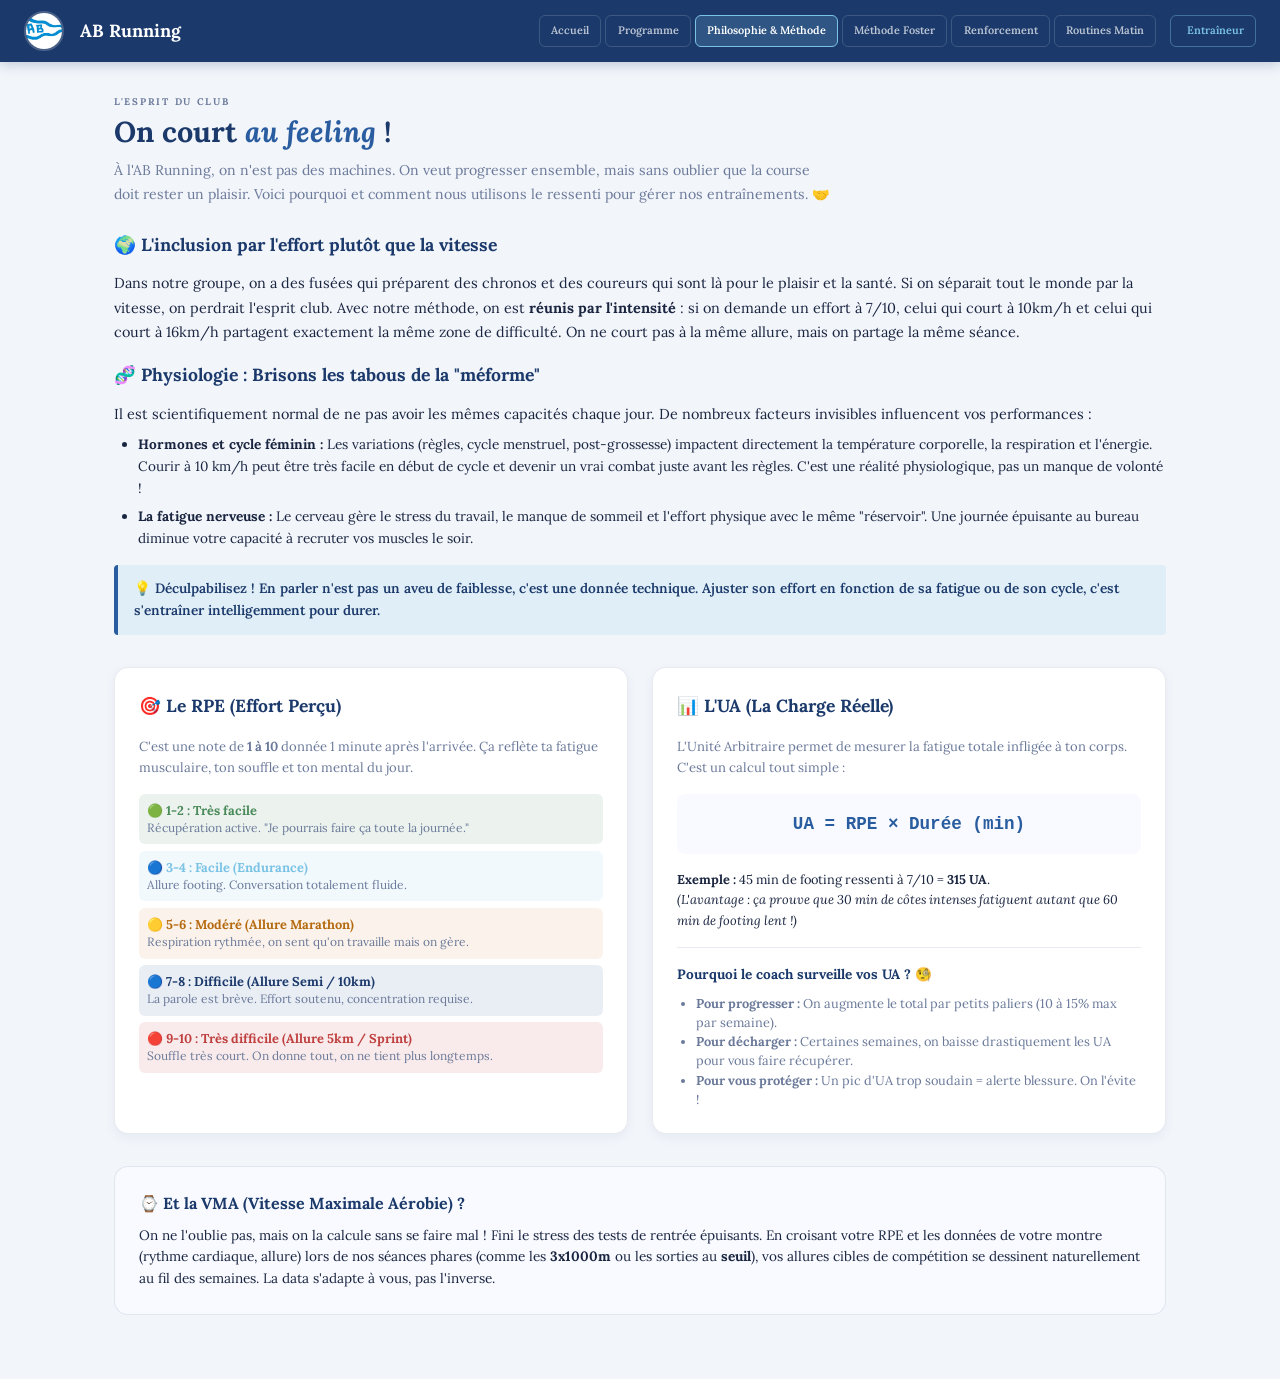
<file: philosophie.html>
<!DOCTYPE html>
<html lang="fr">
<head>
<meta charset="UTF-8">
<meta name="viewport" content="width=device-width, initial-scale=1.0">
<title>AB Running — Philosophie & Méthode</title>
<link rel="preconnect" href="https://fonts.googleapis.com">
<link href="https://fonts.googleapis.com/css2?family=Lora:ital,wght@0,400;0,500;0,600;0,700;0,800;1,400;1,600&display=swap" rel="stylesheet">
<link rel="stylesheet" href="style.css">
</head>
<body>

<header>
  <img src="logo_ab.avif" alt="AB" class="logo">
  <span class="site-name">AB Running</span>
  <nav>
    <a href="index.html">Accueil</a>
    <a href="programme.html">Programme</a>
    <a class="active" href="philosophie.html">Philosophie & Méthode</a>
    <a href="foster.html">Méthode Foster</a>
    <a href="renforcement.html">Renforcement</a>
    <a href="routines.html">Routines Matin</a>
    <a href="admin.html" class="nav-coach">Entraîneur</a>
  </nav>
</header>

<div class="page" id="philosophie">
  <div class="sec-eye">L'esprit du club</div>
  <div class="sec-title">On court <em>au feeling</em> !</div>
  <p class="sec-intro">À l'AB Running, on n'est pas des machines. On veut progresser ensemble, mais sans oublier que la course doit rester un plaisir. Voici pourquoi et comment nous utilisons le ressenti pour gérer nos entraînements. 🤝</p>

  <!-- POURQUOI LE RESSENTI -->
  <div style="margin-bottom:2rem">
    <h3 style="color:var(--navy); margin-bottom:0.8rem; font-size:1.1rem">🌍 L'inclusion par l'effort plutôt que la vitesse</h3>
    <p style="font-size:0.9rem; margin-bottom:1rem; line-height:1.7">Dans notre groupe, on a des fusées qui préparent des chronos et des coureurs qui sont là pour le plaisir et la santé. Si on séparait tout le monde par la vitesse, on perdrait l'esprit club. Avec notre méthode, on est <strong>réunis par l'intensité</strong> : si on demande un effort à 7/10, celui qui court à 10km/h et celui qui court à 16km/h partagent exactement la même zone de difficulté. On ne court pas à la même allure, mais on partage la même séance.</p>

    <h3 style="color:var(--navy); margin-bottom:0.8rem; font-size:1.1rem">🧬 Physiologie : Brisons les tabous de la "méforme"</h3>
    <p style="font-size:0.9rem; margin-bottom:0.5rem; line-height:1.7">Il est scientifiquement normal de ne pas avoir les mêmes capacités chaque jour. De nombreux facteurs invisibles influencent vos performances :</p>
    <ul style="margin-left:1.5rem; font-size:0.85rem; color:var(--text); line-height:1.6; margin-bottom:1rem">
      <li style="margin-bottom:0.4rem"><strong>Hormones et cycle féminin :</strong> Les variations (règles, cycle menstruel, post-grossesse) impactent directement la température corporelle, la respiration et l'énergie. Courir à 10 km/h peut être très facile en début de cycle et devenir un vrai combat juste avant les règles. C'est une réalité physiologique, pas un manque de volonté !</li>
      <li style="margin-bottom:0.4rem"><strong>La fatigue nerveuse :</strong> Le cerveau gère le stress du travail, le manque de sommeil et l'effort physique avec le même "réservoir". Une journée épuisante au bureau diminue votre capacité à recruter vos muscles le soir.</li>
    </ul>
    <div style="background:rgba(123,195,229,0.15); border-left:4px solid var(--blue); padding:0.8rem 1rem; border-radius:4px; font-size:0.85rem; color:var(--navy); font-weight:600">
      💡 Déculpabilisez ! En parler n'est pas un aveu de faiblesse, c'est une donnée technique. Ajuster son effort en fonction de sa fatigue ou de son cycle, c'est s'entraîner intelligemment pour durer.
    </div>
  </div>

  <!-- LES ENCADRÉS RPE ET UA -->
  <div style="display:grid; grid-template-columns: repeat(auto-fit, minmax(320px, 1fr)); gap:1.5rem">
    
    <!-- LE RPE -->
    <div style="background:var(--surface); padding:1.5rem; border-radius:14px; border:1px solid var(--border); box-shadow:0 4px 12px rgba(27,58,107,0.05)">
      <h3 style="color:var(--navy); margin-bottom:1rem; display:flex; align-items:center; gap:0.5rem">🎯 Le RPE (Effort Perçu)</h3>
      <p style="font-size:0.82rem; color:var(--muted); margin-bottom:1rem">C'est une note de <strong>1 à 10</strong> donnée 1 minute après l'arrivée. Ça reflète ta fatigue musculaire, ton souffle et ton mental du jour.</p>
      
      <div style="font-size:0.75rem; line-height:1.4">
        <div style="padding:0.5rem; background:rgba(74,138,90,0.1); border-radius:6px; margin-bottom:0.4rem">
          <strong style="font-size:0.8rem; color:var(--mousse)">🟢 1-2 : Très facile</strong><br>
          <span style="color:var(--muted)">Récupération active. "Je pourrais faire ça toute la journée."</span>
        </div>
        <div style="padding:0.5rem; background:rgba(123,195,229,0.1); border-radius:6px; margin-bottom:0.4rem">
          <strong style="font-size:0.8rem; color:var(--sky)">🔵 3-4 : Facile (Endurance)</strong><br>
          <span style="color:var(--muted)">Allure footing. Conversation totalement fluide.</span>
        </div>
        <div style="padding:0.5rem; background:rgba(212,137,58,0.1); border-radius:6px; margin-bottom:0.4rem">
          <strong style="font-size:0.8rem; color:#b56a10">🟡 5-6 : Modéré (Allure Marathon)</strong><br>
          <span style="color:var(--muted)">Respiration rythmée, on sent qu'on travaille mais on gère.</span>
        </div>
        <div style="padding:0.5rem; background:rgba(42,93,160,0.1); border-radius:6px; margin-bottom:0.4rem">
          <strong style="font-size:0.8rem; color:var(--navy)">🔵 7-8 : Difficile (Allure Semi / 10km)</strong><br>
          <span style="color:var(--muted)">La parole est brève. Effort soutenu, concentration requise.</span>
        </div>
        <div style="padding:0.5rem; background:rgba(192,64,64,0.1); border-radius:6px;">
          <strong style="font-size:0.8rem; color:var(--rouge)">🔴 9-10 : Très difficile (Allure 5km / Sprint)</strong><br>
          <span style="color:var(--muted)">Souffle très court. On donne tout, on ne tient plus longtemps.</span>
        </div>
      </div>
    </div>

    <!-- L'UA -->
    <div style="background:var(--surface); padding:1.5rem; border-radius:14px; border:1px solid var(--border); box-shadow:0 4px 12px rgba(27,58,107,0.05)">
      <h3 style="color:var(--navy); margin-bottom:1rem; display:flex; align-items:center; gap:0.5rem">📊 L'UA (La Charge Réelle)</h3>
      <p style="font-size:0.82rem; color:var(--muted); margin-bottom:1rem">L'Unité Arbitraire permet de mesurer la fatigue totale infligée à ton corps. C'est un calcul tout simple :</p>
      
      <div style="background:var(--surface2); padding:1rem; border-radius:8px; text-align:center; margin-bottom:1rem">
        <code style="font-size:1.1rem; color:var(--blue); font-weight:800">UA = RPE × Durée (min)</code>
      </div>

      <p style="font-size:0.8rem; margin-bottom:1rem"><strong>Exemple :</strong> 45 min de footing ressenti à 7/10 = <strong>315 UA</strong>.<br>
      <em>(L'avantage : ça prouve que 30 min de côtes intenses fatiguent autant que 60 min de footing lent !)</em></p>
      
      <div style="border-top:1px solid var(--border); padding-top:1rem">
        <h4 style="font-size:0.85rem; color:var(--navy); margin-bottom:0.5rem">Pourquoi le coach surveille vos UA ? 🧐</h4>
        <ul style="font-size:0.8rem; color:var(--muted); padding-left:1.2rem; line-height:1.5">
          <li><strong>Pour progresser :</strong> On augmente le total par petits paliers (10 à 15% max par semaine).</li>
          <li><strong>Pour décharger :</strong> Certaines semaines, on baisse drastiquement les UA pour vous faire récupérer.</li>
          <li><strong>Pour vous protéger :</strong> Un pic d'UA trop soudain = alerte blessure. On l'évite !</li>
        </ul>
      </div>
    </div>

  </div>

  <!-- CONCLUSION / VMA -->
  <div style="margin-top:2rem; padding:1.5rem; background:var(--surface2); border:1px solid var(--border); border-radius:14px;">
    <h3 style="font-size:1rem; color:var(--navy); margin-bottom:0.5rem">⌚ Et la VMA (Vitesse Maximale Aérobie) ?</h3>
    <p style="font-size:0.85rem; color:var(--text); line-height:1.6">On ne l'oublie pas, mais on la calcule sans se faire mal ! Fini le stress des tests de rentrée épuisants. En croisant votre RPE et les données de votre montre (rythme cardiaque, allure) lors de nos séances phares (comme les <strong>3x1000m</strong> ou les sorties au <strong>seuil</strong>), vos allures cibles de compétition se dessinent naturellement au fil des semaines. La data s'adapte à vous, pas l'inverse.</p>
  </div>
</div>

</body>
</html>
</file>
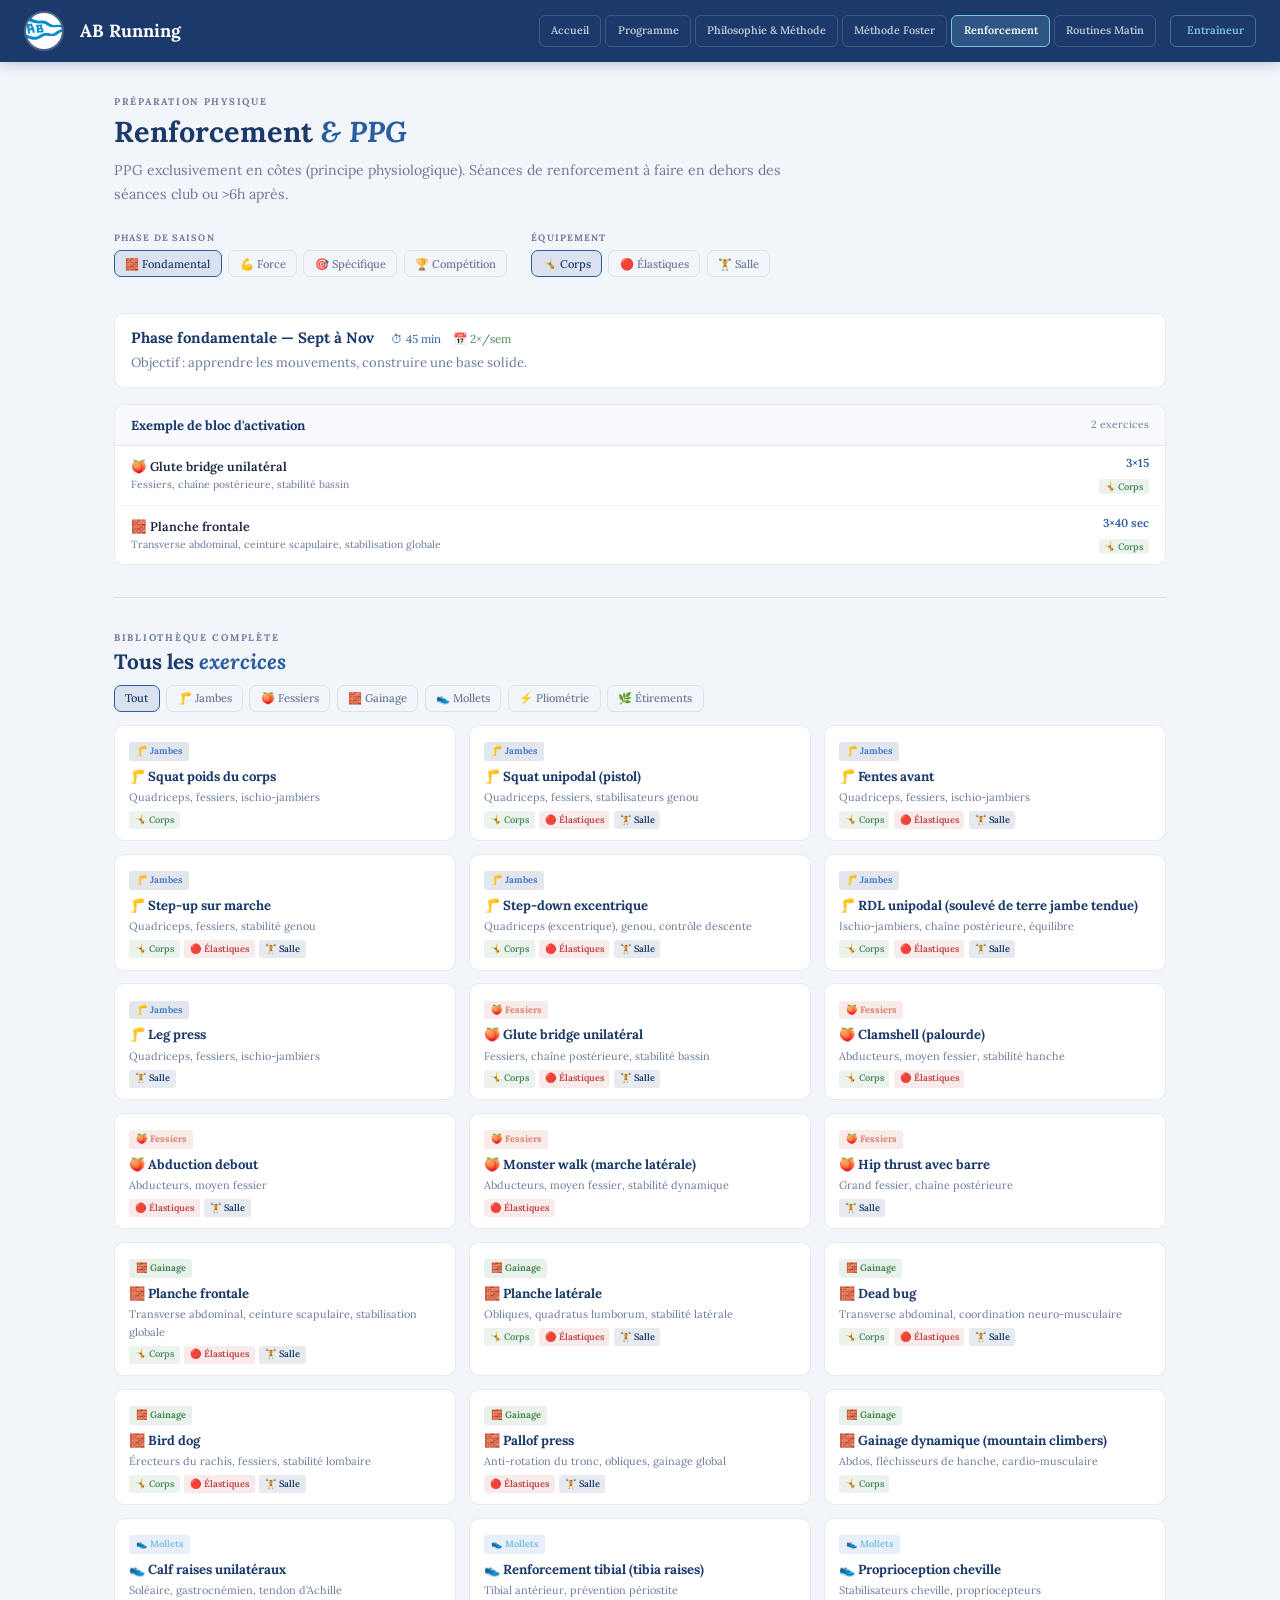
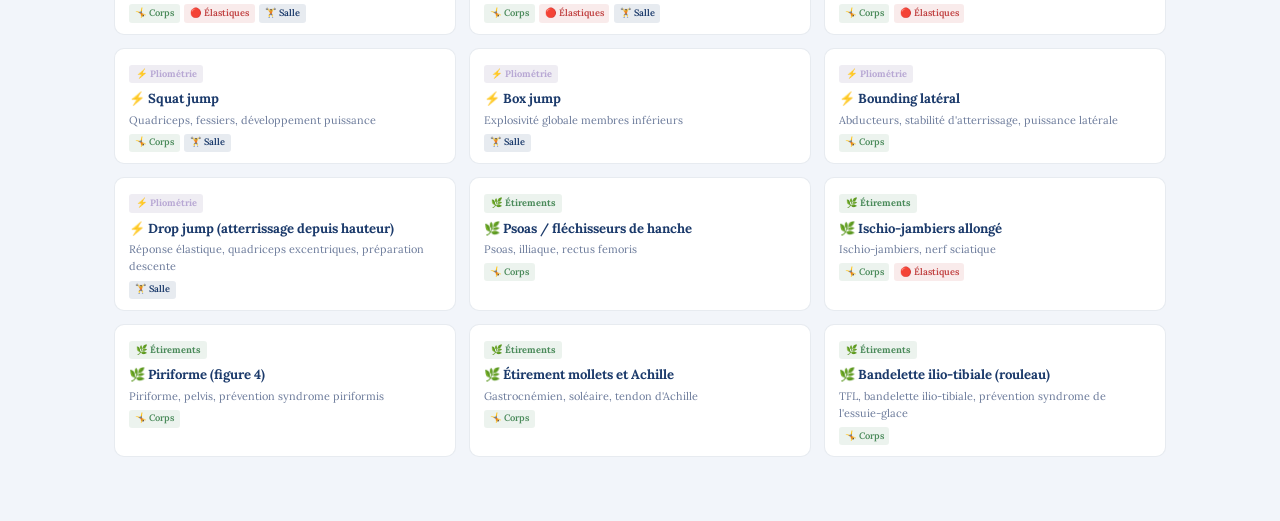
<file: renforcement.html>
<!DOCTYPE html>
<html lang="fr">
<head>
<meta charset="UTF-8">
<meta name="viewport" content="width=device-width, initial-scale=1.0">
<title>AB Running — Renforcement & PPG</title>
<link rel="preconnect" href="https://fonts.googleapis.com">
<link href="https://fonts.googleapis.com/css2?family=Lora:ital,wght@0,400;0,500;0,600;0,700;0,800;1,400;1,600&display=swap" rel="stylesheet">
<link rel="stylesheet" href="style.css">
</head>
<body>

<header>
  <img src="logo_ab.avif" alt="AB" class="logo">
  <span class="site-name">AB Running</span>
  <nav>
    <a href="index.html">Accueil</a>
    <a href="programme.html">Programme</a>
    <a href="philosophie.html">Philosophie & Méthode</a>
    <a href="foster.html">Méthode Foster</a>
    <a class="active" href="renforcement.html">Renforcement</a>
    <a href="routines.html">Routines Matin</a>
    <a href="admin.html" class="nav-coach">Entraîneur</a>
  </nav>
</header>

<div class="page" id="renforcement">
  <div class="sec-eye">Préparation physique</div>
  <div class="sec-title">Renforcement <em>& PPG</em></div>
  <p class="sec-intro">PPG exclusivement en côtes (principe physiologique). Séances de renforcement à faire en dehors des séances club ou >6h après.</p>

  <div style="display:flex;gap:1.5rem;flex-wrap:wrap;margin-bottom:1.2rem">
    <div>
      <div class="ctrl-label">Phase de saison</div>
      <div class="ctrl-bar">
        <button class="btn active" onclick="setPhaseMuscu('fondamental',this)">🧱 Fondamental</button>
        <button class="btn" onclick="setPhaseMuscu('force',this)">💪 Force</button>
        <button class="btn" onclick="setPhaseMuscu('specifique',this)">🎯 Spécifique</button>
        <button class="btn" onclick="setPhaseMuscu('competition',this)">🏆 Compétition</button>
      </div>
    </div>
    <div>
      <div class="ctrl-label">Équipement</div>
      <div class="ctrl-bar">
        <button class="btn active" onclick="setMusEquip('corpo',this)">🤸 Corps</button>
        <button class="btn" onclick="setMusEquip('elastiques',this)">🔴 Élastiques</button>
        <button class="btn" onclick="setMusEquip('salle',this)">🏋️ Salle</button>
      </div>
    </div>
  </div>

  <div id="phaseMusculaire" style="background:var(--surface);border:1px solid var(--border);border-radius:10px;padding:.8rem 1rem;margin-bottom:1rem"></div>
  <div id="circuitDisplay"></div>

  <div class="divider"></div>
  <div class="sec-eye">Bibliothèque complète</div>
  <div class="sec-title" style="font-size:1.3rem">Tous les <em>exercices</em></div>
  <div class="ctrl-bar" style="margin-bottom:.8rem">
    <button class="btn active" onclick="filterExoCat('all',this)">Tout</button>
    <button class="btn" onclick="filterExoCat('jambes',this)">🦵 Jambes</button>
    <button class="btn" onclick="filterExoCat('fessiers',this)">🍑 Fessiers</button>
    <button class="btn" onclick="filterExoCat('gainage',this)">🧱 Gainage</button>
    <button class="btn" onclick="filterExoCat('mollets',this)">👟 Mollets</button>
    <button class="btn" onclick="filterExoCat('pliometrie',this)">⚡ Pliométrie</button>
    <button class="btn" onclick="filterExoCat('etirements',this)">🌿 Étirements</button>
  </div>
  <div id="exoGrid" class="exo-grid"></div>
</div>

<!-- Modal -->
<div id="overlay" onclick="if(event.target===this)closeModal()">
  <div id="modal">
    <div class="modal-hdr">
      <h3 id="mTitle"></h3>
      <button class="modal-close" onclick="closeModal()">✕</button>
    </div>
    <div class="modal-body" id="mBody"></div>
  </div>
</div>

<script src="data.js"></script>
<script src="main.js"></script>
</body>
</html>
</file>
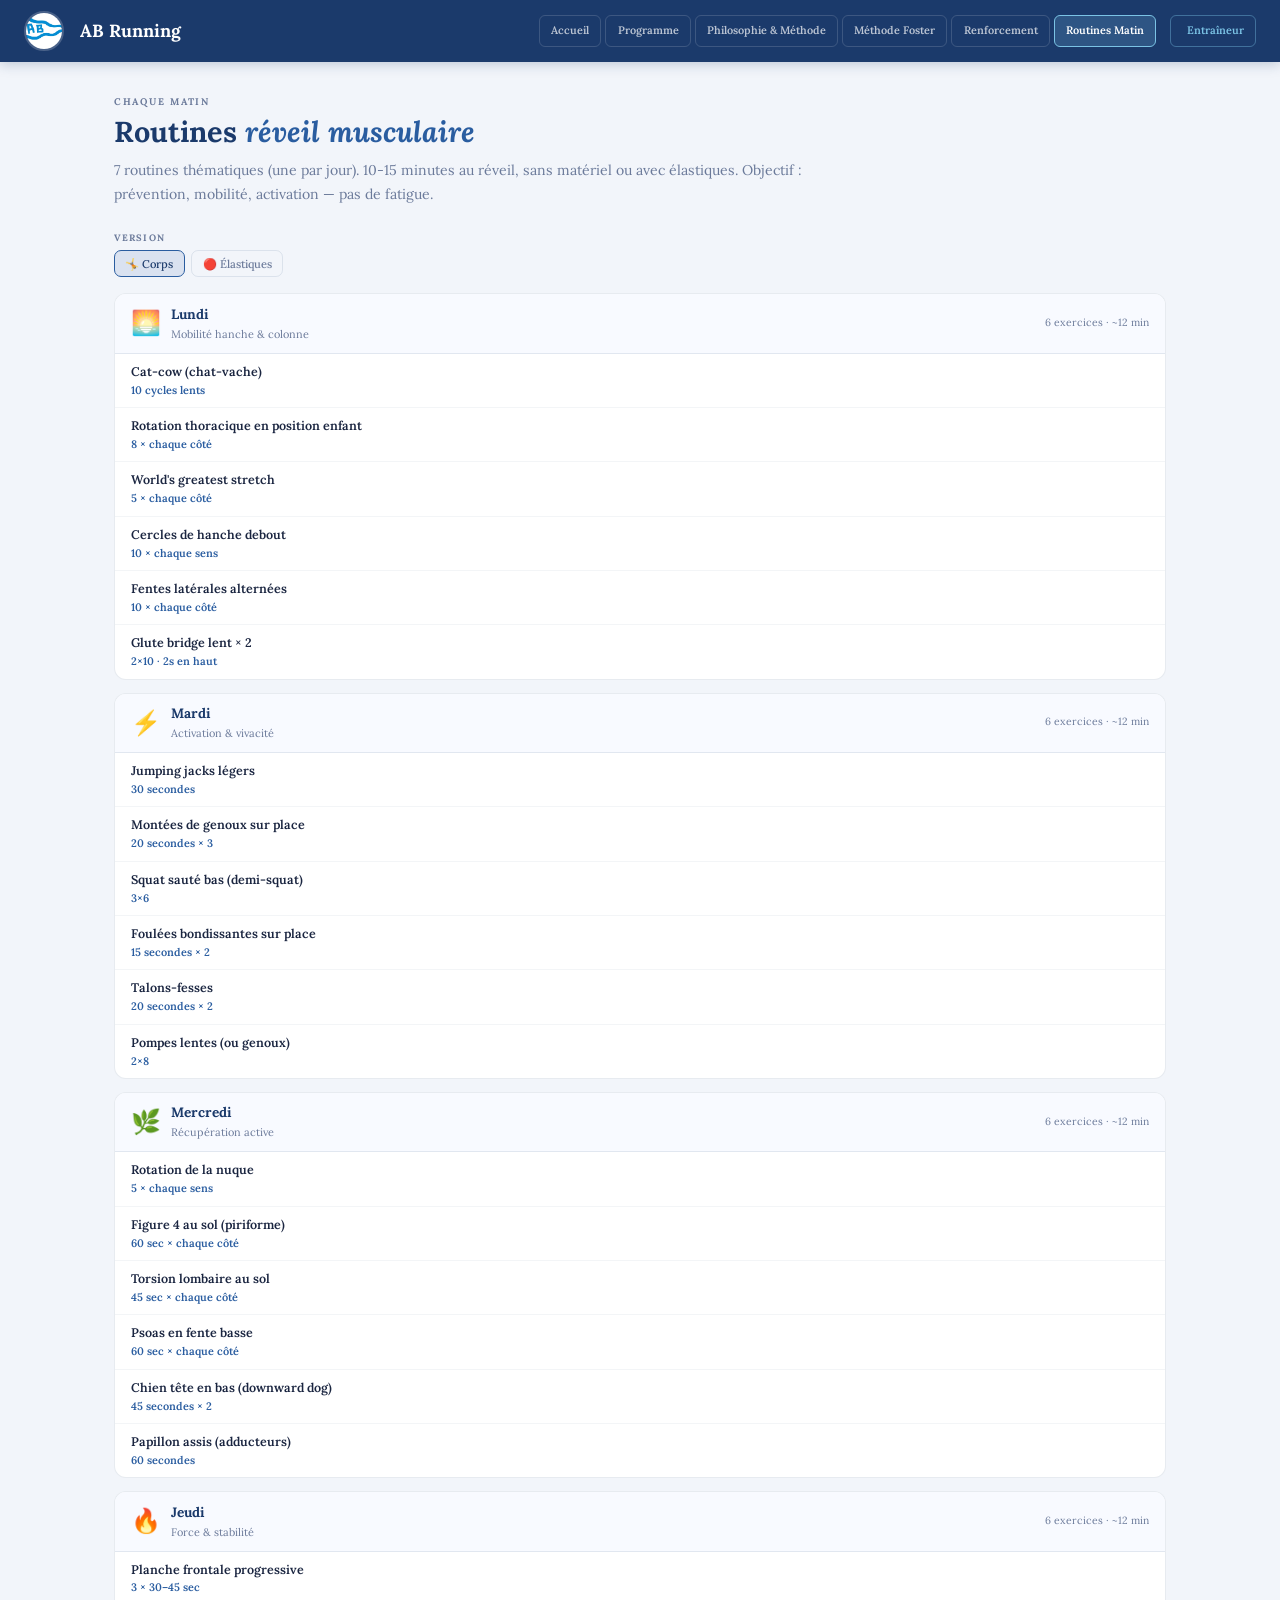
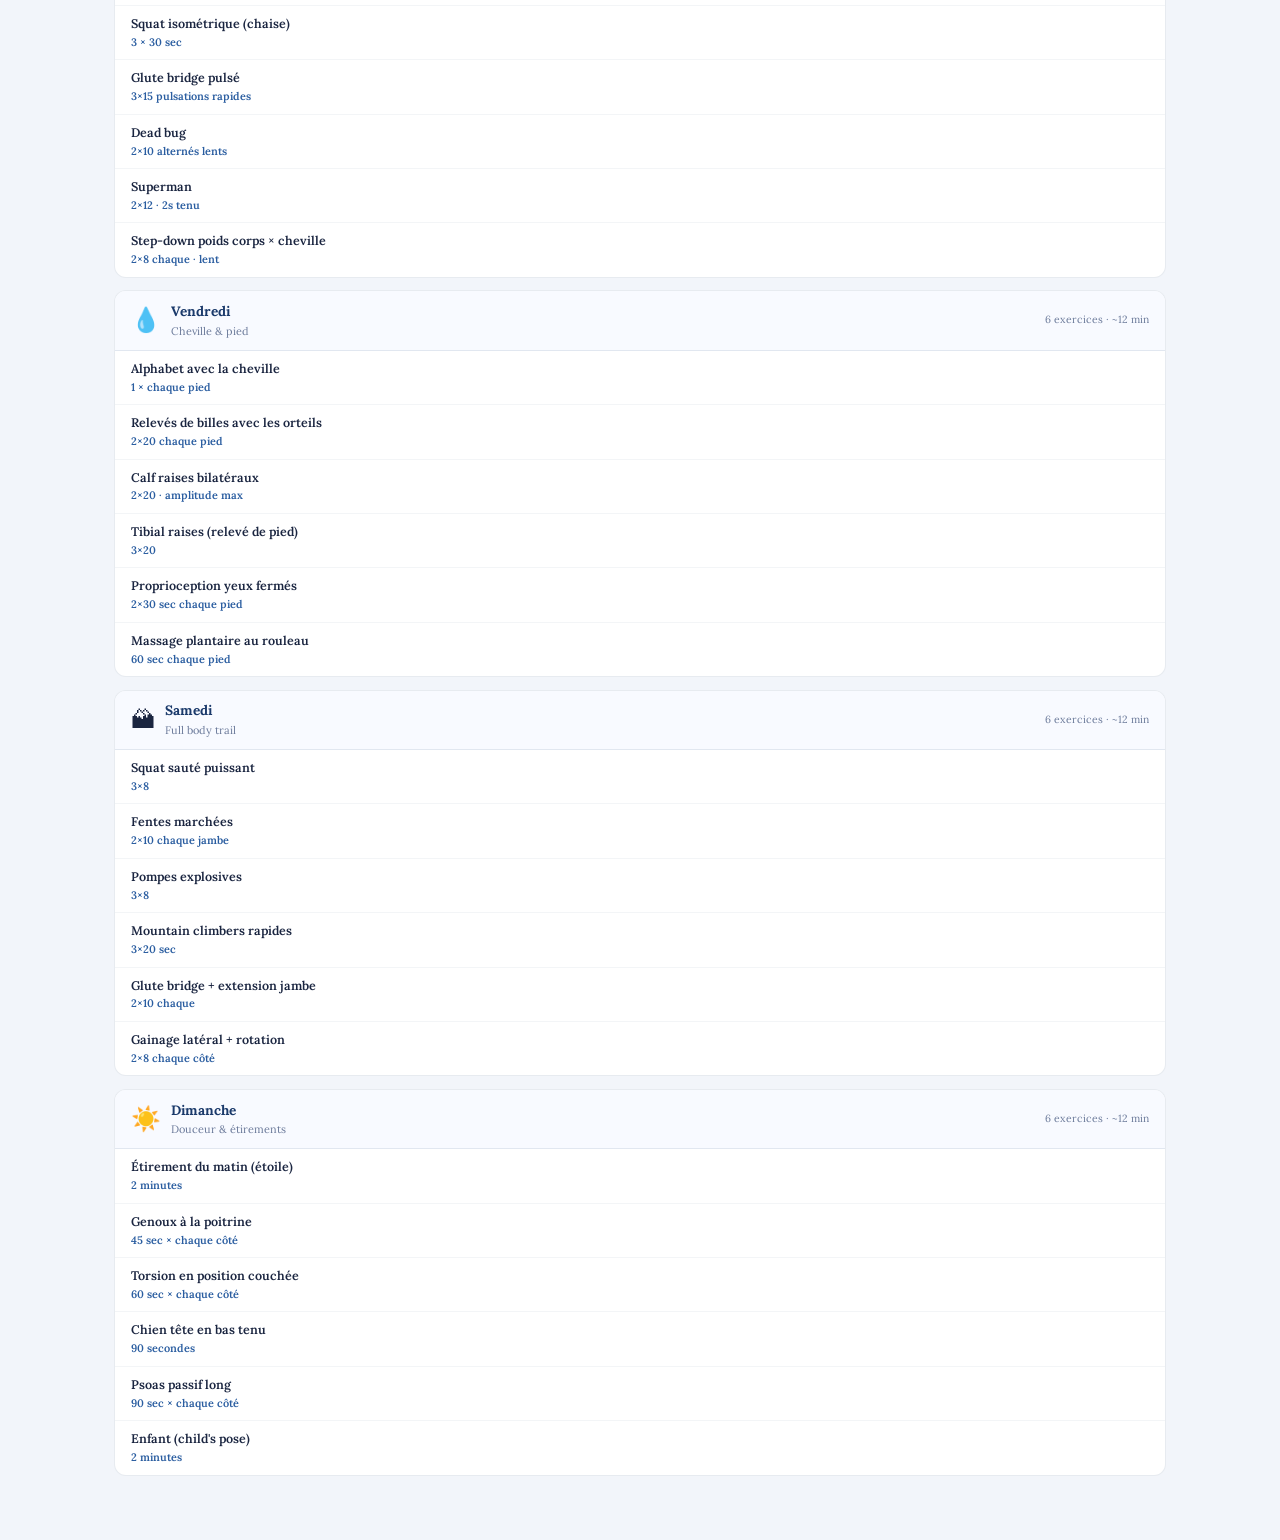
<file: routines.html>
<!DOCTYPE html>
<html lang="fr">
<head>
<meta charset="UTF-8">
<meta name="viewport" content="width=device-width, initial-scale=1.0">
<title>AB Running — Routines Matin</title>
<link rel="preconnect" href="https://fonts.googleapis.com">
<link href="https://fonts.googleapis.com/css2?family=Lora:ital,wght@0,400;0,500;0,600;0,700;0,800;1,400;1,600&display=swap" rel="stylesheet">
<link rel="stylesheet" href="style.css">
</head>
<body>

<header>
  <img src="logo_ab.avif" alt="AB" class="logo">
  <span class="site-name">AB Running</span>
  <nav>
    <a href="index.html">Accueil</a>
    <a href="programme.html">Programme</a>
    <a href="philosophie.html">Philosophie & Méthode</a>
    <a href="foster.html">Méthode Foster</a>
    <a href="renforcement.html">Renforcement</a>
    <a class="active" href="routines.html">Routines Matin</a>
    <a href="admin.html" class="nav-coach">Entraîneur</a>
  </nav>
</header>

<div class="page" id="routines">
  <div class="sec-eye">Chaque matin</div>
  <div class="sec-title">Routines <em>réveil musculaire</em></div>
  <p class="sec-intro">7 routines thématiques (une par jour). 10-15 minutes au réveil, sans matériel ou avec élastiques. Objectif : prévention, mobilité, activation — pas de fatigue.</p>
  <div>
    <div class="ctrl-label">Version</div>
    <div class="ctrl-bar">
      <button class="btn active" onclick="setReveilEquip('corpo',this)">🤸 Corps</button>
      <button class="btn" onclick="setReveilEquip('elastiques',this)">🔴 Élastiques</button>
    </div>
  </div>
  <div id="routinesGrid" style="display:grid;gap:.8rem;margin-top:1rem"></div>
</div>

<!-- Modal -->
<div id="overlay" onclick="if(event.target===this)closeModal()">
  <div id="modal">
    <div class="modal-hdr">
      <h3 id="mTitle"></h3>
      <button class="modal-close" onclick="closeModal()">✕</button>
    </div>
    <div class="modal-body" id="mBody"></div>
  </div>
</div>

<script src="data.js"></script>
<script src="main.js"></script>
</body>
</html>
</file>
<file: style.css>
/* ══════════════════════════════════════════════════
   AB Running — Shared Stylesheet
   ══════════════════════════════════════════════════ */

:root{
  --bg:#F2F5FA;--surface:#fff;--surface2:#F8FAFF;--border:rgba(27,58,107,.1);
  --navy:#1B3A6B;--blue:#2A5DA0;--light:#4A7ECC;--sky:#7BC3E5;
  --text:#1A2540;--muted:#6B7A9A;--mousse:#4A8A5A;--rouge:#C04040;--ocre:#D4893A;
  --gold:#B8860B;
}
*{margin:0;padding:0;box-sizing:border-box}
body{background:var(--bg);color:var(--text);font-family:'Lora',serif;font-size:15px;line-height:1.6}
a{color:var(--blue);text-decoration:none}

/* ── NAV ── */
header{background:var(--navy);padding:.7rem 1.5rem;display:flex;align-items:center;gap:1rem;position:sticky;top:0;z-index:100;box-shadow:0 2px 12px rgba(27,58,107,.25)}
.logo{width:40px;height:40px;border-radius:50%;object-fit:cover;border:2px solid rgba(255,255,255,.2)}
.site-name{color:#fff;font-size:1.1rem;font-weight:700;flex:1}
nav{display:flex;gap:.25rem;flex-wrap:wrap}
nav a{background:transparent;border:1px solid rgba(255,255,255,.15);color:rgba(255,255,255,.7);font-family:'Lora',serif;font-size:.68rem;font-weight:600;padding:.4rem .7rem;border-radius:6px;cursor:pointer;transition:.15s;text-decoration:none;display:inline-block}
nav a:hover{background:rgba(255,255,255,.08);color:#fff}
nav a.active{background:rgba(123,195,229,.2);border-color:var(--sky);color:#fff}
nav a.nav-coach{margin-left:.6rem;border-left:1px solid rgba(255,255,255,.25);padding-left:1rem;border-color:rgba(123,195,229,.4);color:var(--sky)}
nav a.nav-coach:hover{background:rgba(123,195,229,.15);color:#fff;border-color:var(--sky)}

/* ── LAYOUT ── */
.page{max-width:1100px;margin:0 auto;padding:2rem 1.5rem 4rem}
.sec-eye{font-size:.6rem;font-weight:700;letter-spacing:.18em;text-transform:uppercase;color:var(--muted);margin-bottom:.3rem}
.sec-title{font-size:1.8rem;font-weight:800;color:var(--navy);margin-bottom:.6rem;line-height:1.2}
.sec-title em{font-style:italic;color:var(--blue)}
.sec-intro{font-size:.88rem;color:var(--muted);max-width:720px;margin-bottom:1.5rem;line-height:1.7}
.divider{height:1px;background:var(--border);margin:2rem 0}

/* ── BUTTONS ── */
.ctrl-bar{display:flex;gap:.4rem;flex-wrap:wrap;margin-bottom:1rem}
.ctrl-label{font-size:.58rem;font-weight:700;letter-spacing:.12em;text-transform:uppercase;color:var(--muted);margin-bottom:.3rem}
.btn{font-family:'Lora',serif;font-size:.7rem;font-weight:500;padding:.35rem .65rem;border-radius:7px;border:1px solid var(--border);color:var(--muted);background:transparent;cursor:pointer;transition:.12s}
.btn:hover{border-color:var(--light);color:var(--navy)}
.btn.active{background:rgba(42,93,160,.12);border-color:var(--blue);color:var(--navy)}

/* ── TAGS ── */
.tag{display:inline-block;font-size:.58rem;font-weight:700;padding:.12rem .4rem;border-radius:3px;white-space:nowrap;margin-right:.2rem}
.tag-sky{background:rgba(123,195,229,.18);color:#2478A8}
.tag-blue{background:rgba(27,58,107,.1);color:var(--navy)}
.tag-green{background:rgba(74,138,90,.1);color:var(--mousse)}
.tag-ocre{background:rgba(212,137,58,.12);color:#b56a10}
.tag-rouge{background:rgba(192,64,64,.1);color:var(--rouge)}
.rpe-pill{display:inline-flex;align-items:center;font-size:.65rem;font-weight:700;background:rgba(184,134,11,.15);color:var(--gold);padding:.15rem .45rem;border-radius:4px;white-space:nowrap}
.ua-badge{font-size:.7rem;font-weight:600;color:var(--navy)}

/* ── PHASE BADGES ── */
.ph{display:inline-block;font-size:.57rem;font-weight:700;padding:.12rem .5rem;border-radius:3px;white-space:nowrap}
.ph-rep{background:rgba(123,195,229,.2);color:#1a5080}
.ph-base{background:rgba(74,122,204,.15);color:var(--blue)}
.ph-dev{background:rgba(27,58,107,.15);color:var(--navy)}
.ph-force{background:rgba(212,137,58,.15);color:#8a5010}
.ph-prepa{background:rgba(74,122,204,.18);color:var(--navy)}
.ph-precomp{background:rgba(160,90,180,.15);color:#6a3080}
.ph-event{background:rgba(27,58,107,.2);color:var(--navy)}
.ph-recup{background:rgba(74,138,90,.15);color:var(--mousse)}
.dech{font-size:.55rem;font-weight:700;background:rgba(74,138,90,.12);color:var(--mousse);padding:.1rem .4rem;border-radius:3px;margin-left:.3rem}

/* ── PROG TABLE ── */
.prog-wrap{overflow-x:auto;border-radius:10px;border:1px solid var(--border);box-shadow:0 2px 12px rgba(27,58,107,.07)}
.prog-table{width:100%;border-collapse:collapse;min-width:700px}
.prog-table th{background:var(--navy);color:#fff;font-size:.6rem;font-weight:700;letter-spacing:.08em;text-transform:uppercase;padding:.65rem 1rem;text-align:left;white-space:nowrap}
.prog-table td{padding:.6rem .8rem;border-bottom:1px solid var(--border);background:var(--surface);vertical-align:middle;transition:.12s}
.prog-table tr:hover td{background:rgba(123,195,229,.06)}
.prog-table tr.dec td{background:rgba(74,138,90,.04)}
.prog-table tr.dec:hover td{background:rgba(74,138,90,.08)}
.prog-table tr.has-obj td{background:rgba(255,215,0,.04)}
.sem-num{font-size:.7rem;font-weight:800;color:var(--navy)}
.mois-lbl{font-size:.62rem;color:var(--muted)}
.s-titre{font-size:.78rem;color:var(--text);font-weight:500;margin-bottom:.2rem}
.s-meta{display:flex;gap:.3rem;flex-wrap:wrap;align-items:center}
.obj-lbl{font-size:.68rem;color:var(--gold);font-weight:700;margin-top:.2rem}

/* ── MODAL ── */
#overlay{display:none;position:fixed;inset:0;z-index:1000;background:rgba(20,35,70,.6);backdrop-filter:blur(6px);align-items:center;justify-content:center;padding:1.5rem}
#overlay.open{display:flex}
#modal{background:var(--surface);border-radius:14px;max-width:720px;width:100%;max-height:90vh;overflow-y:auto;box-shadow:0 20px 60px rgba(0,0,0,.3)}
.modal-hdr{background:var(--navy);color:#fff;padding:1rem 1.5rem;display:flex;justify-content:space-between;align-items:center;border-radius:14px 14px 0 0}
.modal-hdr h3{font-size:.9rem;font-weight:700}
.modal-close{background:none;border:none;color:rgba(255,255,255,.6);font-size:1.2rem;cursor:pointer}
.modal-body{padding:1.2rem 1.5rem}
.modal-body h4{font-size:.85rem;font-weight:700;color:var(--navy);margin-top:1rem;margin-bottom:.3rem}
.terrain-tabs{display:flex;gap:.35rem;margin:.5rem 0}
.terrain-tab{padding:.3rem .6rem;border-radius:5px;border:1px solid var(--border);background:transparent;font-family:'Lora',serif;font-size:.7rem;font-weight:600;cursor:pointer;transition:.12s}
.terrain-tab.active{color:#fff}
.terrain-tab[data-t="0"].active{background:var(--blue);border-color:var(--blue)}
.terrain-tab[data-t="1"].active{background:var(--mousse);border-color:var(--mousse)}
.terrain-tab[data-t="2"].active{background:var(--rouge);border-color:var(--rouge)}
.terrain-content{display:none;padding:.5rem .7rem;background:var(--surface2);border:1px solid var(--border);border-radius:6px;font-size:.78rem;line-height:1.5}
.terrain-content.active{display:block}
.info-box{padding:.5rem .8rem;border-radius:6px;font-size:.76rem;margin-bottom:.6rem}
.info-box.gold{background:rgba(255,215,0,.12);border:1px solid rgba(184,134,11,.3);color:var(--gold);font-weight:700}
.info-box.green{background:rgba(74,138,90,.08);border:1px solid rgba(74,138,90,.2);color:var(--mousse)}
.info-box.blue{background:rgba(27,58,107,.04);border-left:3px solid var(--blue);color:var(--text);font-style:italic}
.vol-box{margin-top:.5rem;padding:.4rem .6rem;background:rgba(255,243,205,.4);border-left:3px solid var(--gold);border-radius:4px}
.vol-box .vol-title{font-size:.58rem;font-weight:700;text-transform:uppercase;letter-spacing:.1em;color:var(--gold);margin-bottom:.15rem}
.vol-box .vol-text{font-size:.74rem;color:var(--text)}

/* ── ACCUEIL CARDS ── */
.acc-card{background:var(--surface);border:1.5px solid var(--border);border-radius:14px;overflow:hidden;box-shadow:0 2px 8px rgba(27,58,107,.05);margin-bottom:.8rem}
.acc-card.current{border-color:var(--light);box-shadow:0 4px 20px rgba(74,122,204,.18)}
.acc-hdr{padding:.7rem 1.1rem;display:flex;align-items:center;justify-content:space-between;flex-wrap:wrap;gap:.4rem}
.acc-hdr.cur{background:var(--navy);color:#fff}
.acc-hdr .snum{font-size:1.8rem;line-height:1;margin-right:.6rem}
.acc-body{display:grid;grid-template-columns:1fr 1fr;border-top:1px solid var(--border)}
.acc-day{padding:.8rem 1rem}
.acc-day+.acc-day{border-left:1px solid var(--border)}
.acc-day-label{font-size:.55rem;font-weight:700;letter-spacing:.1em;text-transform:uppercase;margin-bottom:.2rem}
.acc-day-label.mar{color:var(--blue)}
.acc-day-label.jeu{color:var(--mousse)}
.acc-day .s-titre{font-size:.8rem;font-weight:800;line-height:1.3;margin-bottom:.3rem}
.acc-foot{padding:.45rem 1rem;border-top:1px solid var(--border);background:var(--surface2);display:flex;align-items:center;justify-content:space-between;flex-wrap:wrap;gap:.4rem}
.acc-foot .detail-btn{background:none;border:none;font-family:'Lora',serif;font-size:.65rem;font-weight:700;color:var(--blue);cursor:pointer}

/* ── OBJECTIFS ── */
.obj-card{display:flex;align-items:center;gap:.7rem;padding:.6rem .9rem;background:var(--surface);border:1px solid var(--border);border-radius:8px;margin-bottom:.4rem}
.obj-card.past{opacity:.45}
.obj-icon{font-size:1.3rem}
.obj-info{flex:1;min-width:0}
.obj-nom{font-size:.82rem;font-weight:700;line-height:1.3}
.obj-date{font-size:.68rem;color:var(--muted)}
.obj-countdown{text-align:right;font-size:.7rem;font-weight:700}

/* ── INFOS CLUB BANNER ── */
.infos-club-card{background:rgba(123,195,229,.08);border:1px solid rgba(123,195,229,.2);border-radius:10px;padding:.8rem 1.1rem;margin-bottom:.6rem}
.ic-title{font-size:.82rem;font-weight:700;color:var(--navy)}
.ic-text{font-size:.78rem;color:var(--muted);margin-top:.2rem}
.ic-date-tag{font-size:.6rem;color:var(--blue);font-weight:600}
.infos-club-card.type-urgent{background:rgba(192,64,64,.06);border-color:rgba(192,64,64,.2)}

/* ── RENFORCEMENT ── */
.exo-grid{display:grid;grid-template-columns:repeat(auto-fill,minmax(280px,1fr));gap:.8rem}
.exo-card{background:var(--surface);border:1px solid var(--border);border-radius:10px;padding:.8rem 1rem;transition:.12s;cursor:pointer}
.exo-card:hover{border-color:var(--light);box-shadow:0 2px 8px rgba(74,122,204,.1)}
.exo-emoji{font-size:1.4rem;margin-bottom:.3rem}
.exo-nom{font-size:.82rem;font-weight:700;color:var(--navy)}
.exo-muscles{font-size:.68rem;color:var(--muted);margin-bottom:.3rem}
.exo-desc{font-size:.74rem;color:var(--text);line-height:1.5;margin-bottom:.3rem}
.exo-prog{font-size:.68rem;color:var(--blue);line-height:1.5}
.circuit-block{background:var(--surface);border:1px solid var(--border);border-radius:10px;overflow:hidden;margin-bottom:.8rem}
.circuit-block-head{background:var(--surface2);padding:.6rem 1rem;border-bottom:1px solid var(--border);display:flex;justify-content:space-between;align-items:center}
.circuit-block-head h3{font-size:.82rem;font-weight:700;color:var(--navy)}
.circuit-block-head .meta{font-size:.65rem;color:var(--muted)}
.circuit-exo{display:flex;justify-content:space-between;align-items:center;padding:.5rem 1rem;border-bottom:1px solid rgba(27,58,107,.05);cursor:pointer;transition:.08s}
.circuit-exo:last-child{border-bottom:none}
.circuit-exo:hover{background:rgba(123,195,229,.04)}
.circuit-exo-name{font-size:.78rem;font-weight:600;color:var(--text)}
.circuit-exo-sub{font-size:.65rem;color:var(--muted)}
.circuit-exo-dose{font-size:.72rem;font-weight:600;color:var(--blue);text-align:right;white-space:nowrap}
.eq-tag{font-size:.58rem;padding:.1rem .35rem;border-radius:3px;font-weight:600}
.eq-corpo{background:rgba(74,138,90,.1);color:var(--mousse)}
.eq-elastiques{background:rgba(192,64,64,.1);color:var(--rouge)}
.eq-salle{background:rgba(27,58,107,.1);color:var(--navy)}
.lib-card{background:var(--surface);border:1px solid var(--border);border-radius:10px;padding:.7rem .9rem;cursor:pointer;transition:.12s}
.lib-card:hover{border-color:var(--light);box-shadow:0 2px 8px rgba(74,122,204,.1)}
.lib-card-cat{font-size:.58rem;font-weight:700;padding:.12rem .4rem;border-radius:3px;display:inline-block;margin-bottom:.3rem}
.lib-card-name{font-size:.82rem;font-weight:700;color:var(--navy);margin-bottom:.15rem}
.lib-card-desc{font-size:.68rem;color:var(--muted);margin-bottom:.3rem}
.lib-card-equips{display:flex;gap:.3rem;flex-wrap:wrap}
.routine-card{background:var(--surface);border:1px solid var(--border);border-radius:12px;overflow:hidden}
.routine-hdr{padding:.6rem 1rem;display:flex;align-items:center;gap:.6rem;border-bottom:1px solid var(--border);background:var(--surface2)}
.routine-exo{padding:.5rem 1rem;border-bottom:1px solid rgba(27,58,107,.05);cursor:pointer;transition:.08s}
.routine-exo:last-child{border-bottom:none}
.routine-exo:hover{background:rgba(123,195,229,.04)}
.routine-exo-nom{font-size:.78rem;font-weight:600;color:var(--text)}
.routine-exo-dose{font-size:.68rem;color:var(--blue);font-weight:600}

/* ── FOSTER PAGE ── */
.foster-tabs{display:flex;gap:.3rem;flex-wrap:wrap;margin-bottom:1.8rem}
.foster-tab{
  background:var(--surface);border:1px solid var(--border);
  color:var(--muted);font-family:'Lora',serif;font-size:.68rem;font-weight:700;
  padding:.5rem 1rem;border-radius:8px;cursor:pointer;transition:all .18s;
  letter-spacing:.03em;
}
.foster-tab:hover{border-color:var(--light);color:var(--blue)}
.foster-tab.active{background:var(--blue);color:#fff;border-color:var(--blue)}
.foster-panel{display:none;animation:fadeup .3s ease}
.foster-panel.active{display:block}
.foster-formula{
  background:var(--blue);border-radius:14px;padding:1.5rem 2rem;
  text-align:center;margin-bottom:1.5rem;
}
.foster-formula-main{font-size:2.2rem;font-weight:800;color:#fff;letter-spacing:.05em;line-height:1.2}
.foster-formula-main .foster-highlight{color:var(--sky)}
.foster-formula-sub{font-size:.68rem;color:rgba(255,255,255,.55);margin-top:.3rem;letter-spacing:.08em}
.foster-slider-row{display:flex;align-items:center;gap:12px;margin-bottom:.6rem}
.foster-slider-label{font-size:.74rem;font-weight:700;color:var(--muted);min-width:85px}
.foster-slider-val{font-size:1.3rem;font-weight:800;color:var(--blue);min-width:40px;text-align:right}
.foster-slider{flex:1;-webkit-appearance:none;height:6px;border-radius:3px;background:var(--border);outline:none}
.foster-slider::-webkit-slider-thumb{-webkit-appearance:none;width:20px;height:20px;border-radius:50%;background:var(--blue);cursor:pointer;border:3px solid #fff;box-shadow:0 2px 6px rgba(27,58,107,.3)}
.foster-zone-label{font-size:.72rem;color:var(--muted);margin-left:97px;margin-bottom:1rem;font-style:italic}
.foster-equiv-grid{display:grid;grid-template-columns:1fr 1fr;gap:1rem;margin-bottom:1.2rem}
.foster-equiv{background:var(--surface);border:1px solid var(--border);border-radius:12px;padding:1.1rem;text-align:center}
.foster-equiv-val{font-size:2rem;font-weight:800;line-height:1}
.foster-equiv-label{font-size:.62rem;color:var(--muted);margin-top:.2rem;letter-spacing:.08em;text-transform:uppercase}
.foster-equiv-note{font-size:.72rem;color:var(--muted);margin-top:.15rem}
.foster-insight{
  background:rgba(122,174,224,.1);border:1px solid rgba(122,174,224,.25);
  border-radius:10px;padding:1rem 1.2rem;
  font-size:.82rem;color:var(--blue);line-height:1.7;font-weight:600;
}
.foster-insight.danger{background:rgba(192,64,64,.08);border-color:rgba(192,64,64,.2);color:var(--rouge)}
.foster-insight.success{background:rgba(74,138,90,.08);border-color:rgba(74,138,90,.2);color:var(--mousse)}
.foster-insight.warning{background:rgba(212,137,58,.08);border-color:rgba(212,137,58,.2);color:#8a5010}
.foster-week{display:grid;grid-template-columns:55px repeat(7,1fr) 70px;gap:4px;align-items:center;margin-bottom:.4rem}
.foster-day{
  text-align:center;border-radius:8px;padding:6px 2px;
  font-size:1rem;font-weight:800;
  min-height:34px;display:flex;align-items:center;justify-content:center;
}
.foster-day-hdr{font-size:.55rem;font-weight:700;color:var(--muted);text-align:center;letter-spacing:.08em;text-transform:uppercase}
.foster-week-total{font-size:1.1rem;font-weight:800;color:var(--blue);text-align:center}
.foster-week-label{font-size:.6rem;color:var(--muted);font-weight:700}
.foster-metrics{display:grid;grid-template-columns:repeat(3,1fr);gap:.8rem;margin:1rem 0}
.foster-metric{background:#7BC3E5;border-radius:12px;padding:.9rem;text-align:center}
.foster-metric-name{font-size:.55rem;font-weight:700;color:rgba(255,255,255,.65);letter-spacing:.12em;text-transform:uppercase}
.foster-metric-val{font-size:1.8rem;font-weight:800;color:#1B3A6B;line-height:1;margin-top:.15rem}
.foster-preset-btns{display:flex;gap:.4rem;flex-wrap:wrap;margin-top:.8rem}
.foster-preset{
  background:var(--surface);border:1px solid var(--border);
  font-size:.65rem;font-weight:700;font-family:'Lora',serif;
  padding:.4rem .9rem;border-radius:6px;cursor:pointer;color:var(--muted);
  transition:all .15s;
}
.foster-preset:hover{border-color:var(--light);color:var(--blue)}
.foster-acwr-bar{height:24px;border-radius:12px;background:var(--surface);border:1px solid var(--border);position:relative;overflow:hidden;margin:1rem 0 .4rem}
.foster-acwr-zone{position:absolute;top:0;height:100%}
.foster-acwr-marker{position:absolute;top:-3px;width:4px;height:30px;background:var(--blue);border-radius:2px;transition:left .3s;box-shadow:0 1px 4px rgba(27,58,107,.4)}
.foster-acwr-labels{display:flex;justify-content:space-between;font-size:.55rem;color:var(--muted);font-weight:700}
.foster-rpe-zone{display:flex;align-items:center;gap:10px;padding:.55rem 0;border-bottom:1px solid var(--border)}
.foster-rpe-zone:last-child{border-bottom:none}
.foster-rpe-dot{width:14px;height:14px;border-radius:50%;flex-shrink:0}
.foster-rpe-num{font-size:1.3rem;font-weight:800;min-width:35px;color:var(--blue)}
.foster-rpe-desc{font-size:.82rem;color:var(--muted);line-height:1.5}
.foster-vs{display:grid;grid-template-columns:1fr 1fr;gap:1rem;margin:1.2rem 0}
.foster-vs-card{background:var(--surface);border:1px solid var(--border);border-radius:12px;padding:1.3rem;text-align:center}
.foster-vs-speed{font-size:2.5rem;font-weight:800;color:var(--blue);line-height:1}
.foster-vs-rpe{font-size:.7rem;font-weight:700;color:var(--light);margin-top:.3rem}
.foster-vs-who{font-size:.72rem;color:var(--muted);margin-top:.1rem}
.foster-text-block{margin-top:1.8rem}
.foster-text-title{font-size:.88rem;font-weight:800;color:var(--blue);margin-bottom:.4rem}
.foster-text-body{font-size:.84rem;color:var(--muted);line-height:1.8}
.foster-source{
  margin-top:2rem;padding-top:1rem;border-top:1px solid var(--border);
  font-size:.6rem;color:var(--muted);line-height:1.6;letter-spacing:.02em;
}

/* ── ANIMATIONS ── */
@keyframes fadeup{from{opacity:0;transform:translateY(8px)}to{opacity:1;transform:none}}

/* ── RESPONSIVE ── */
@media(max-width:700px){
  header{flex-wrap:wrap;gap:.5rem}
  nav{width:100%;justify-content:center}
  .acc-body{grid-template-columns:1fr}
  .acc-day+.acc-day{border-left:none;border-top:1px solid var(--border)}
  .page{padding:1.2rem 1rem 3rem}
  .sec-title{font-size:1.4rem}
  .foster-formula-main{font-size:1.6rem}
  .foster-equiv-grid{grid-template-columns:1fr}
  .foster-week{grid-template-columns:40px repeat(7,1fr) 50px;gap:2px}
  .foster-day{font-size:.85rem;padding:4px 1px}
  .foster-metrics{grid-template-columns:1fr}
  .foster-vs{grid-template-columns:1fr}
}
</file>
